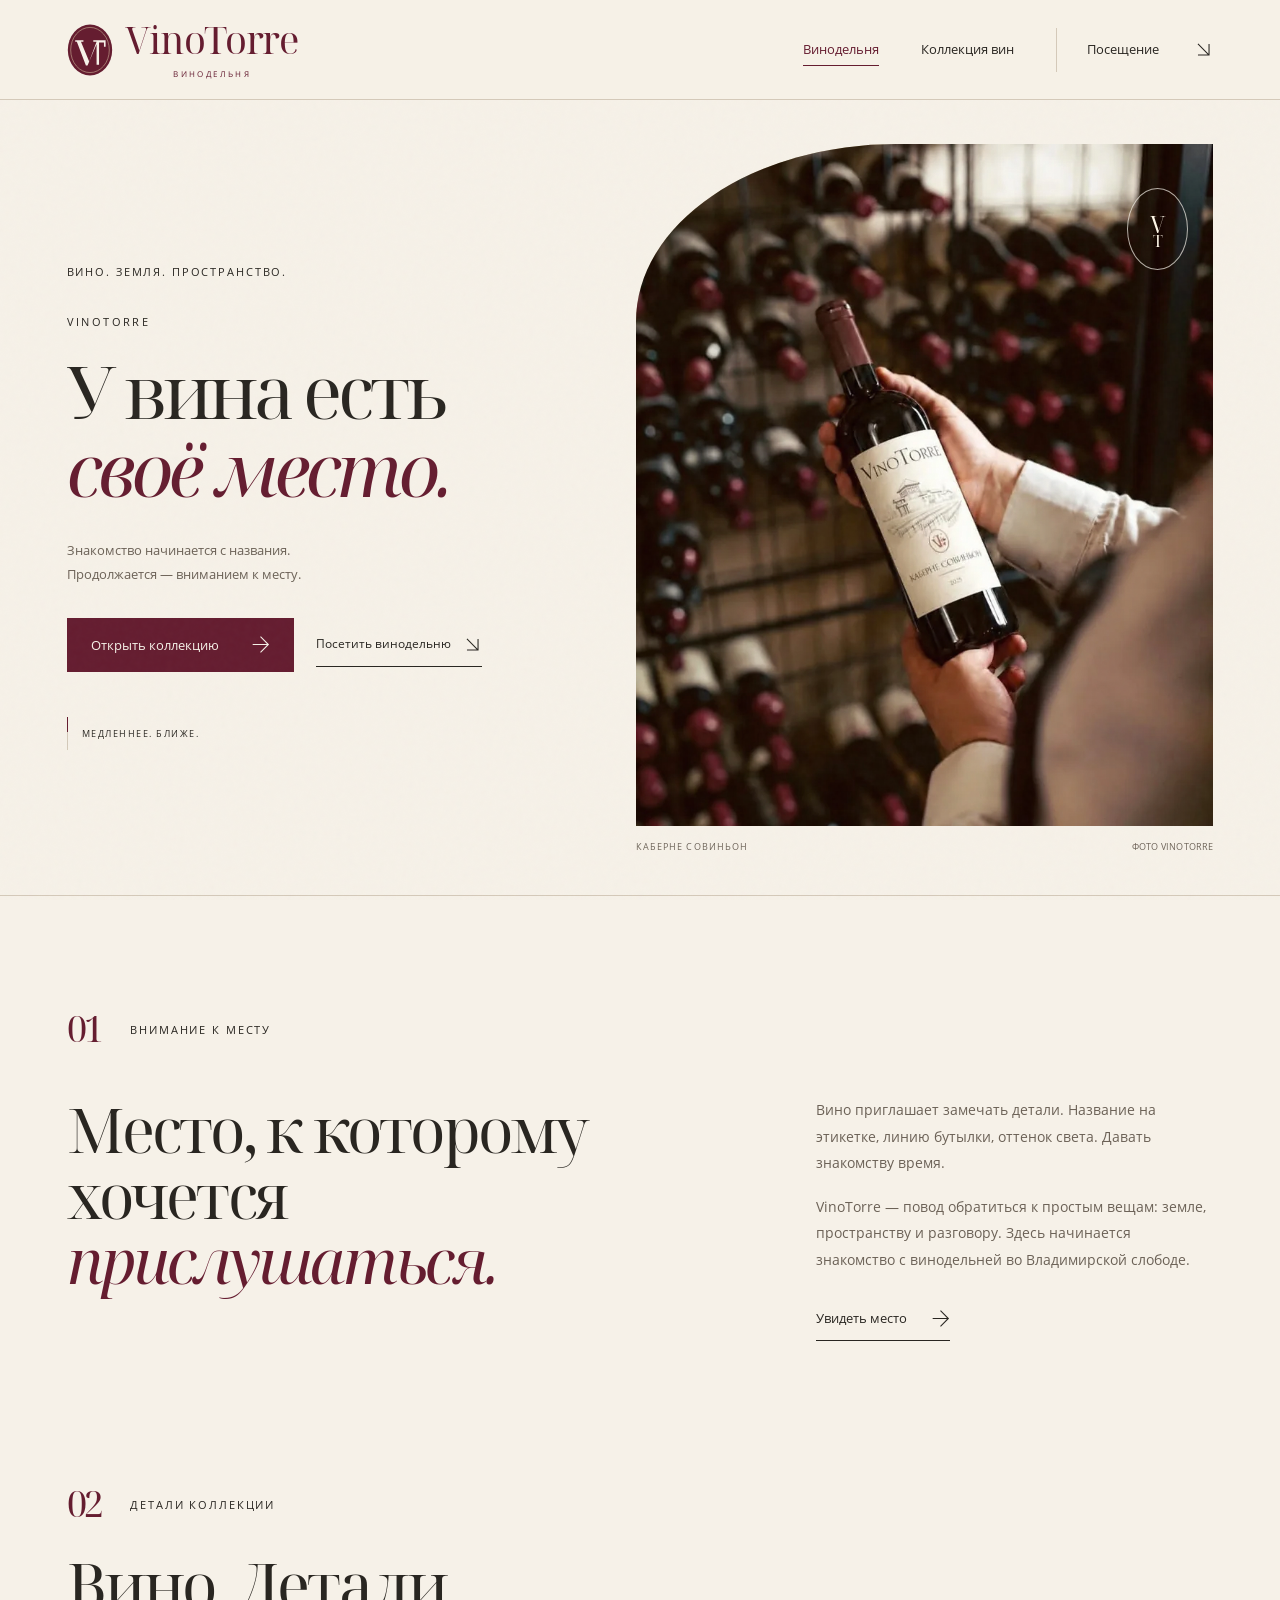
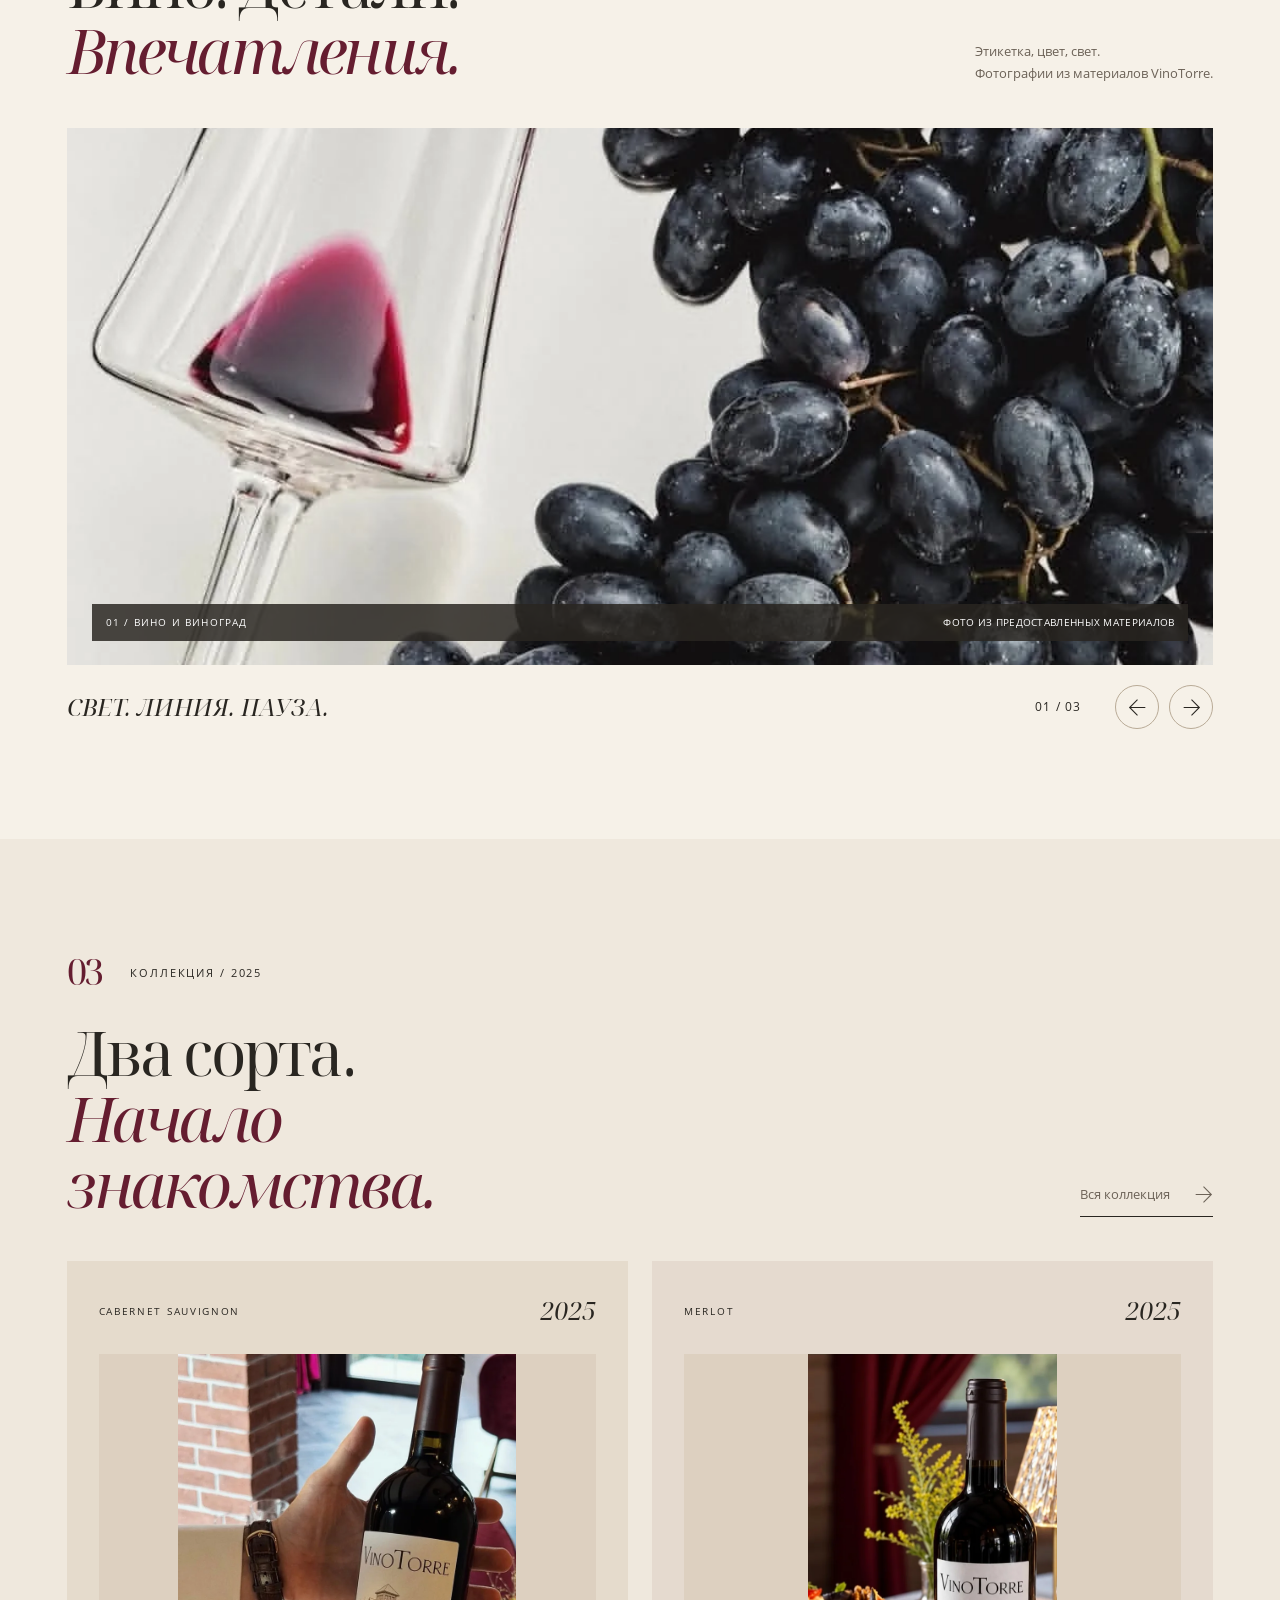
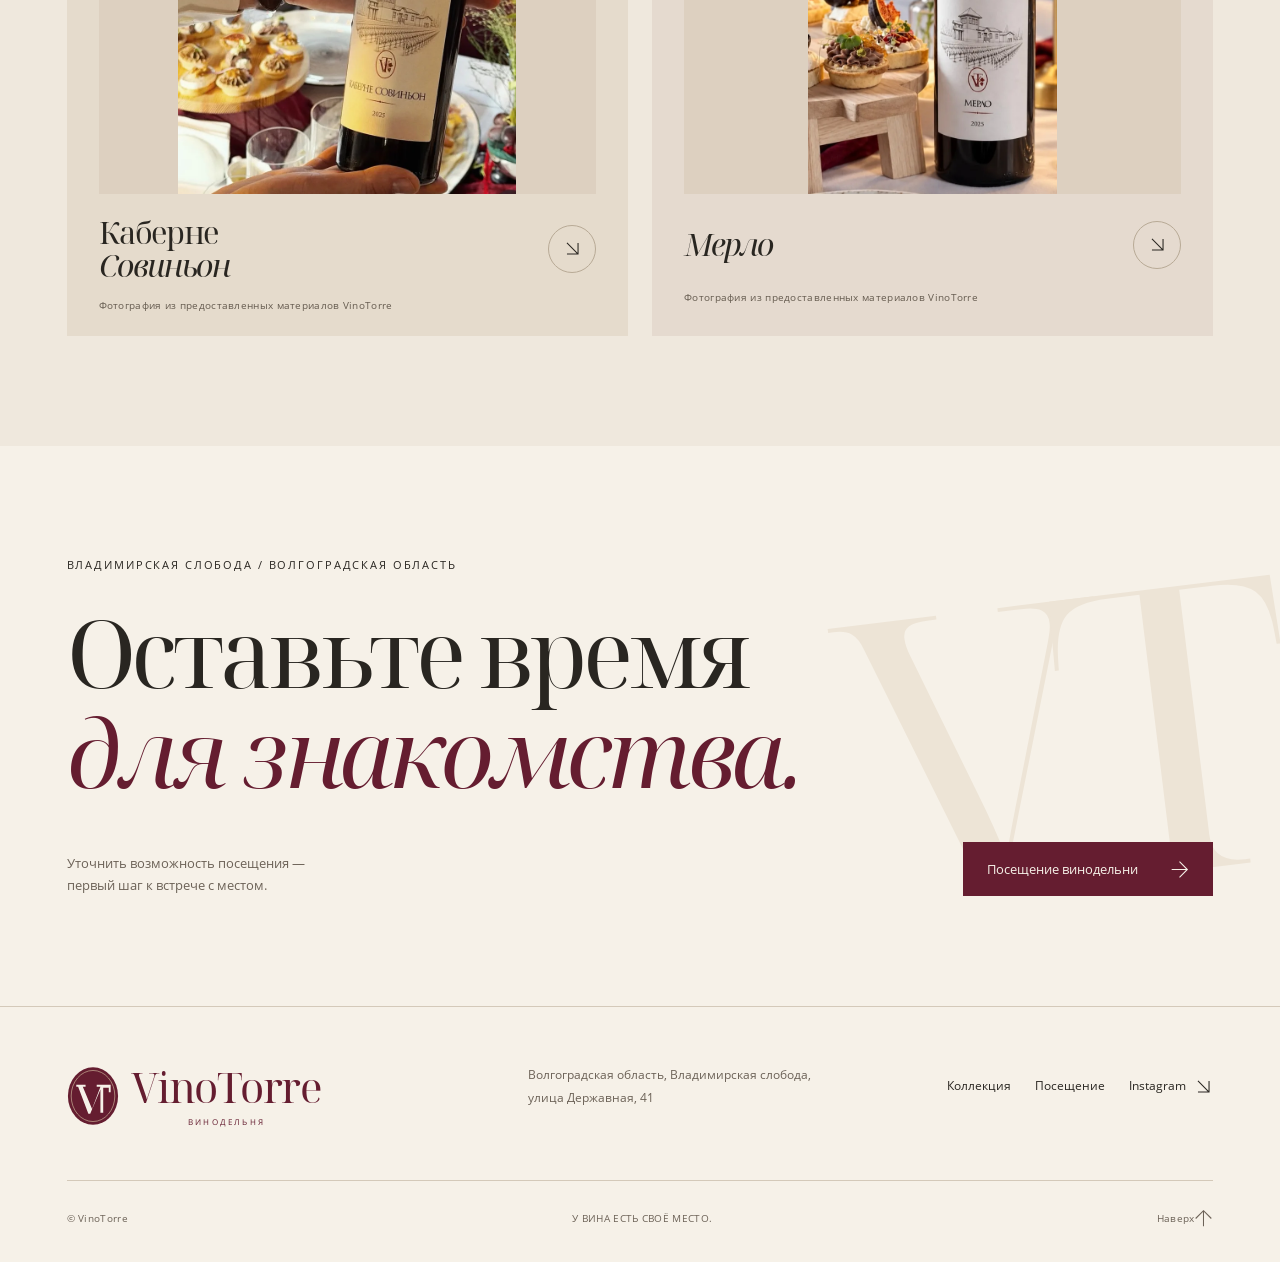
<file: index.html>
<!doctype html>
<html lang="ru">
<head>
  <meta charset="utf-8">
  <meta name="viewport" content="width=device-width, initial-scale=1">
  <meta name="theme-color" content="#F6F1E8">
  <title>VinoTorre — винодельня. У вина есть своё место</title>
  <meta name="description" content="VinoTorre — знакомство с вином и местом. Коллекция Каберне Совиньон и Мерло 2025, адрес винодельни во Владимирской слободе Волгоградской области.">
  <meta property="og:type" content="website">
  <meta property="og:locale" content="ru_RU">
  <meta property="og:site_name" content="VinoTorre">
  <meta property="og:title" content="VinoTorre — у вина есть своё место">
  <meta property="og:description" content="Вино, земля, пространство. Познакомьтесь с VinoTorre и коллекцией урожая 2025.">
  <link rel="icon" href="assets/img/favicon.svg" type="image/svg+xml">
  <link rel="preload" href="assets/fonts/serif.woff" as="font" type="font/woff" crossorigin>
  <link rel="preload" href="assets/fonts/serif-italic.woff" as="font" type="font/woff" crossorigin>
  <link rel="preload" href="assets/fonts/sans.woff" as="font" type="font/woff" crossorigin>
  <link rel="stylesheet" href="assets/css/style.css">
  <script src="assets/js/data.js" defer></script>
  <script src="assets/js/main.js" defer></script>
  <script type="application/ld+json">{"@context":"https://schema.org","@type":"Winery","name":"VinoTorre","address":{"@type":"PostalAddress","addressRegion":"Волгоградская область","addressLocality":"Владимирская слобода","streetAddress":"улица Державная, 41","addressCountry":"RU"}}</script>
</head>
<body>
  <a class="skip-link" href="#main">К содержимому</a>
  <header class="site-header">
    <a class="wordmark" href="index.html" aria-label="VinoTorre — главная"><img class="wordmark-symbol" src="assets/img/brandmark.svg" alt="" width="56" height="64" aria-hidden="true"><span class="wordmark-type"><span class="wordmark-name">VinoTorre</span><span class="wordmark-caption">ВИНОДЕЛЬНЯ</span></span></a>
    <button class="menu-toggle" type="button" data-menu-toggle aria-controls="primary-navigation" aria-expanded="false" aria-label="Открыть меню"><span></span><span></span></button>
    <nav class="primary-nav" id="primary-navigation" aria-label="Основная навигация">
      <a href="index.html" aria-current="page">Винодельня</a>
      <a href="wines.html">Коллекция вин</a>
      <a href="visit.html">Посещение <span class="icon-arrow icon-down-right" aria-hidden="true"></span></a>
    </nav>
  </header>
  <main id="main">
    <section class="hero section-shell" aria-labelledby="hero-title">
      <div class="hero-copy">
        <p class="eyebrow">ВИНО. ЗЕМЛЯ. ПРОСТРАНСТВО.</p>
        <h1 id="hero-title"><span class="hero-brand">VinoTorre</span>У вина есть<br><em>своё место.</em></h1>
        <p class="hero-description">Знакомство начинается с названия.<br>Продолжается — вниманием к месту.</p>
        <div class="hero-actions">
          <a class="button button-primary" href="wines.html">Открыть коллекцию <span class="icon-arrow icon-right" aria-hidden="true"></span></a>
          <a class="text-link" href="visit.html">Посетить винодельню <span class="icon-arrow icon-down-right" aria-hidden="true"></span></a>
        </div>
        <a class="scroll-cue" href="#philosophy"><span class="scroll-line" aria-hidden="true"></span>МЕДЛЕННЕЕ. БЛИЖЕ.</a>
      </div>
      <figure class="hero-visual" data-media="hero">
        <div class="hero-image-wrap"><img src="assets/img/cabernet-cellar.webp" srcset="assets/img/cabernet-cellar-480.webp 480w, assets/img/cabernet-cellar-800.webp 800w, assets/img/cabernet-cellar.webp 1080w" sizes="(max-width: 760px) calc(100vw - 72px), 54vw" alt="Бутылка VinoTorre Каберне Совиньон в руках на фоне винных стеллажей" width="1080" height="1275" fetchpriority="high" decoding="async"></div>
        <figcaption><span>КАБЕРНЕ СОВИНЬОН</span><span>ФОТО VINOTORRE</span></figcaption>
        <span class="visual-seal" aria-hidden="true">V<span>T</span></span>
      </figure>
    </section>
    <section class="philosophy section-shell section-space reveal" id="philosophy" aria-labelledby="philosophy-title">
      <div class="section-kicker"><span class="section-number">01</span><p class="eyebrow">ВНИМАНИЕ К МЕСТУ</p></div>
      <div class="philosophy-body">
        <h2 id="philosophy-title">Место, к которому<br>хочется <em>прислушаться.</em></h2>
        <div class="prose-column"><p>Вино приглашает замечать детали. Название на этикетке, линию бутылки, оттенок света. Давать знакомству время.</p><p>VinoTorre — повод обратиться к простым вещам: земле, пространству и разговору. Здесь начинается знакомство с винодельней во Владимирской слободе.</p><a class="text-link" href="visit.html">Увидеть место <span class="icon-arrow icon-right" aria-hidden="true"></span></a></div>
      </div>
    </section>
    <section class="place-section section-shell section-space" aria-labelledby="place-title">
      <div class="section-heading reveal"><div><div class="section-kicker"><span class="section-number">02</span><p class="eyebrow">ДЕТАЛИ КОЛЛЕКЦИИ</p></div><h2 id="place-title">Вино. Детали.<br><em>Впечатления.</em></h2></div><p class="section-aside">Этикетка, цвет, свет.<br>Фотографии из материалов VinoTorre.</p></div>
      <div class="editorial-gallery reveal" data-gallery tabindex="0" role="region" aria-roledescription="карусель" aria-label="Фотографии вин и деталей коллекции VinoTorre">
        <figure class="gallery-frame" data-gallery-slide data-media="grapes"><img src="assets/img/grapes.webp" srcset="assets/img/grapes-480.webp 480w, assets/img/grapes-800.webp 800w, assets/img/grapes.webp 1080w" sizes="(max-width: 760px) calc(100vw - 48px), 90vw" alt="Гроздья тёмного винограда и бокал с вином на предоставленной фотографии" width="1080" height="1215" loading="lazy" decoding="async"><figcaption><span>01 / ВИНО И ВИНОГРАД</span><span>ФОТО ИЗ ПРЕДОСТАВЛЕННЫХ МАТЕРИАЛОВ</span></figcaption></figure>
        <figure class="gallery-frame photo-story" data-gallery-slide data-media="collection" hidden><img src="assets/img/merlot-table.webp" srcset="assets/img/merlot-table-480.webp 480w, assets/img/merlot-table-640.webp 640w, assets/img/merlot-table.webp 755w" sizes="(max-width: 760px) calc(100vw - 48px), 42vw" alt="Бутылка VinoTorre Мерло 2025 на столе рядом с бокалом и закусками" width="755" height="1335" loading="lazy" decoding="async"><div class="photo-story-copy"><p class="eyebrow">VINOTORRE / КОЛЛЕКЦИЯ</p><p class="photo-story-title">Мерло</p><p class="photo-story-year">2025</p></div><figcaption><span>02 / МЕРЛО · 2025</span><span>ФОТО VINOTORRE</span></figcaption></figure>
        <figure class="gallery-frame photo-story" data-gallery-slide data-media="detail" hidden><img src="assets/img/cabernet-close.webp" srcset="assets/img/cabernet-close-480.webp 480w, assets/img/cabernet-close-800.webp 800w, assets/img/cabernet-close.webp 1000w" sizes="(max-width: 760px) calc(100vw - 48px), 42vw" alt="Крупный план этикетки VinoTorre Каберне Совиньон 2025 на предоставленной фотографии" width="1000" height="1303" loading="lazy" decoding="async"><div class="photo-story-copy"><p class="eyebrow">VINOTORRE / КОЛЛЕКЦИЯ</p><p class="photo-story-title">Каберне<br><em>Совиньон</em></p><p class="photo-story-year">2025</p></div><figcaption><span>03 / ЭТИКЕТКА КРУПНЫМ ПЛАНОМ</span><span>ФОТО VINOTORRE</span></figcaption></figure>
        <div class="gallery-toolbar"><p class="gallery-note">СВЕТ. ЛИНИЯ. ПАУЗА.</p><div class="gallery-controls"><span data-gallery-status aria-live="polite">01 / 03</span><button class="circle-button" type="button" data-gallery-prev aria-label="Предыдущее изображение" hidden><span class="icon-arrow icon-left" aria-hidden="true"></span></button><button class="circle-button" type="button" data-gallery-next aria-label="Следующее изображение" hidden><span class="icon-arrow icon-right" aria-hidden="true"></span></button></div></div>
      </div>
      <noscript><div class="no-js-photo-grid"><figure><img src="assets/img/merlot-table.webp" srcset="assets/img/merlot-table-480.webp 480w, assets/img/merlot-table-640.webp 640w, assets/img/merlot-table.webp 755w" sizes="(max-width: 760px) calc(100vw - 48px), 600px" alt="Бутылка VinoTorre Мерло 2025 на столе рядом с бокалом и закусками" width="755" height="1335" loading="lazy" decoding="async"><figcaption>Мерло · 2025</figcaption></figure><figure><img src="assets/img/cabernet-close.webp" srcset="assets/img/cabernet-close-480.webp 480w, assets/img/cabernet-close-800.webp 800w, assets/img/cabernet-close.webp 1000w" sizes="(max-width: 760px) calc(100vw - 48px), 600px" alt="Крупный план этикетки VinoTorre Каберне Совиньон 2025 на предоставленной фотографии" width="1000" height="1303" loading="lazy" decoding="async"><figcaption>Каберне Совиньон · 2025, крупный план</figcaption></figure></div></noscript>
    </section>
    <section class="collection-preview section-space" aria-labelledby="collection-title">
      <div class="section-shell">
        <div class="section-heading reveal"><div><div class="section-kicker"><span class="section-number">03</span><p class="eyebrow">КОЛЛЕКЦИЯ / 2025</p></div><h2 id="collection-title">Два сорта.<br><em>Начало знакомства.</em></h2></div><div class="section-aside"><a class="text-link" href="wines.html">Вся коллекция <span class="icon-arrow icon-right" aria-hidden="true"></span></a></div></div>
        <div class="wine-grid">
          <a class="wine-card reveal" href="wines.html#cabernet-sauvignon" aria-label="Каберне Совиньон 2025 — подробнее">
            <div class="wine-card-top"><span class="eyebrow">CABERNET SAUVIGNON</span><span class="wine-year">2025</span></div>
            <div class="bottle-stage" data-wine-art="cabernet-sauvignon" data-photograph="true"><img src="assets/img/cabernet-close.webp" srcset="assets/img/cabernet-close-480.webp 480w, assets/img/cabernet-close-800.webp 800w, assets/img/cabernet-close.webp 1000w" sizes="(max-width: 760px) calc(100vw - 48px), 600px" alt="Крупный план этикетки VinoTorre Каберне Совиньон 2025 на предоставленной фотографии" width="1000" height="1303" loading="lazy" decoding="async"></div>
            <div class="wine-card-bottom"><h3>Каберне<br><em>Совиньон</em></h3><span class="circle-button" aria-hidden="true"><span class="icon-arrow icon-down-right"></span></span></div>
            <p class="art-caption">Фотография из предоставленных материалов VinoTorre</p>
          </a>
          <a class="wine-card wine-card-merlot reveal" href="wines.html#merlot" aria-label="Мерло 2025 — подробнее">
            <div class="wine-card-top"><span class="eyebrow">MERLOT</span><span class="wine-year">2025</span></div>
            <div class="bottle-stage" data-wine-art="merlot" data-photograph="true"><img src="assets/img/merlot-table.webp" srcset="assets/img/merlot-table-480.webp 480w, assets/img/merlot-table-640.webp 640w, assets/img/merlot-table.webp 755w" sizes="(max-width: 760px) calc(100vw - 48px), 600px" alt="Бутылка VinoTorre Мерло 2025 на столе рядом с бокалом и закусками" width="755" height="1335" loading="lazy" decoding="async"></div>
            <div class="wine-card-bottom"><h3><em>Мерло</em></h3><span class="circle-button" aria-hidden="true"><span class="icon-arrow icon-down-right"></span></span></div>
            <p class="art-caption">Фотография из предоставленных материалов VinoTorre</p>
          </a>
        </div>
      </div>
    </section>
    <section class="visit-invitation section-shell section-space reveal" aria-labelledby="invitation-title"><p class="eyebrow">ВЛАДИМИРСКАЯ СЛОБОДА / ВОЛГОГРАДСКАЯ ОБЛАСТЬ</p><h2 id="invitation-title">Оставьте время<br><em>для знакомства.</em></h2><div class="invitation-bottom"><p>Уточнить возможность посещения —<br>первый шаг к встрече с местом.</p><a class="button button-primary" href="visit.html">Посещение винодельни <span class="icon-arrow icon-right" aria-hidden="true"></span></a></div><span class="invitation-monogram" aria-hidden="true">VT</span></section>
  </main>
  <footer class="site-footer section-shell"><div class="footer-top"><a class="wordmark" href="index.html" aria-label="VinoTorre — главная"><img class="wordmark-symbol" src="assets/img/brandmark.svg" alt="" width="56" height="64" aria-hidden="true"><span class="wordmark-type"><span class="wordmark-name">VinoTorre</span><span class="wordmark-caption">ВИНОДЕЛЬНЯ</span></span></a><p data-address>Волгоградская область,<br>Владимирская слобода,<br>улица Державная, 41</p><nav aria-label="Навигация в подвале"><a href="wines.html">Коллекция</a><a href="visit.html">Посещение</a><a href="https://www.instagram.com/vino_torre/" data-instagram target="_blank" rel="noopener noreferrer">Instagram <span class="icon-arrow icon-down-right" aria-hidden="true"></span></a></nav></div><div class="footer-bottom"><span class="copyright">© VinoTorre</span><span>У ВИНА ЕСТЬ СВОЁ МЕСТО.</span><a href="#main">Наверх <span class="icon-arrow icon-up" aria-hidden="true"></span></a></div><div class="legal-text" data-legal hidden></div></footer>
</body>
</html>
</file>
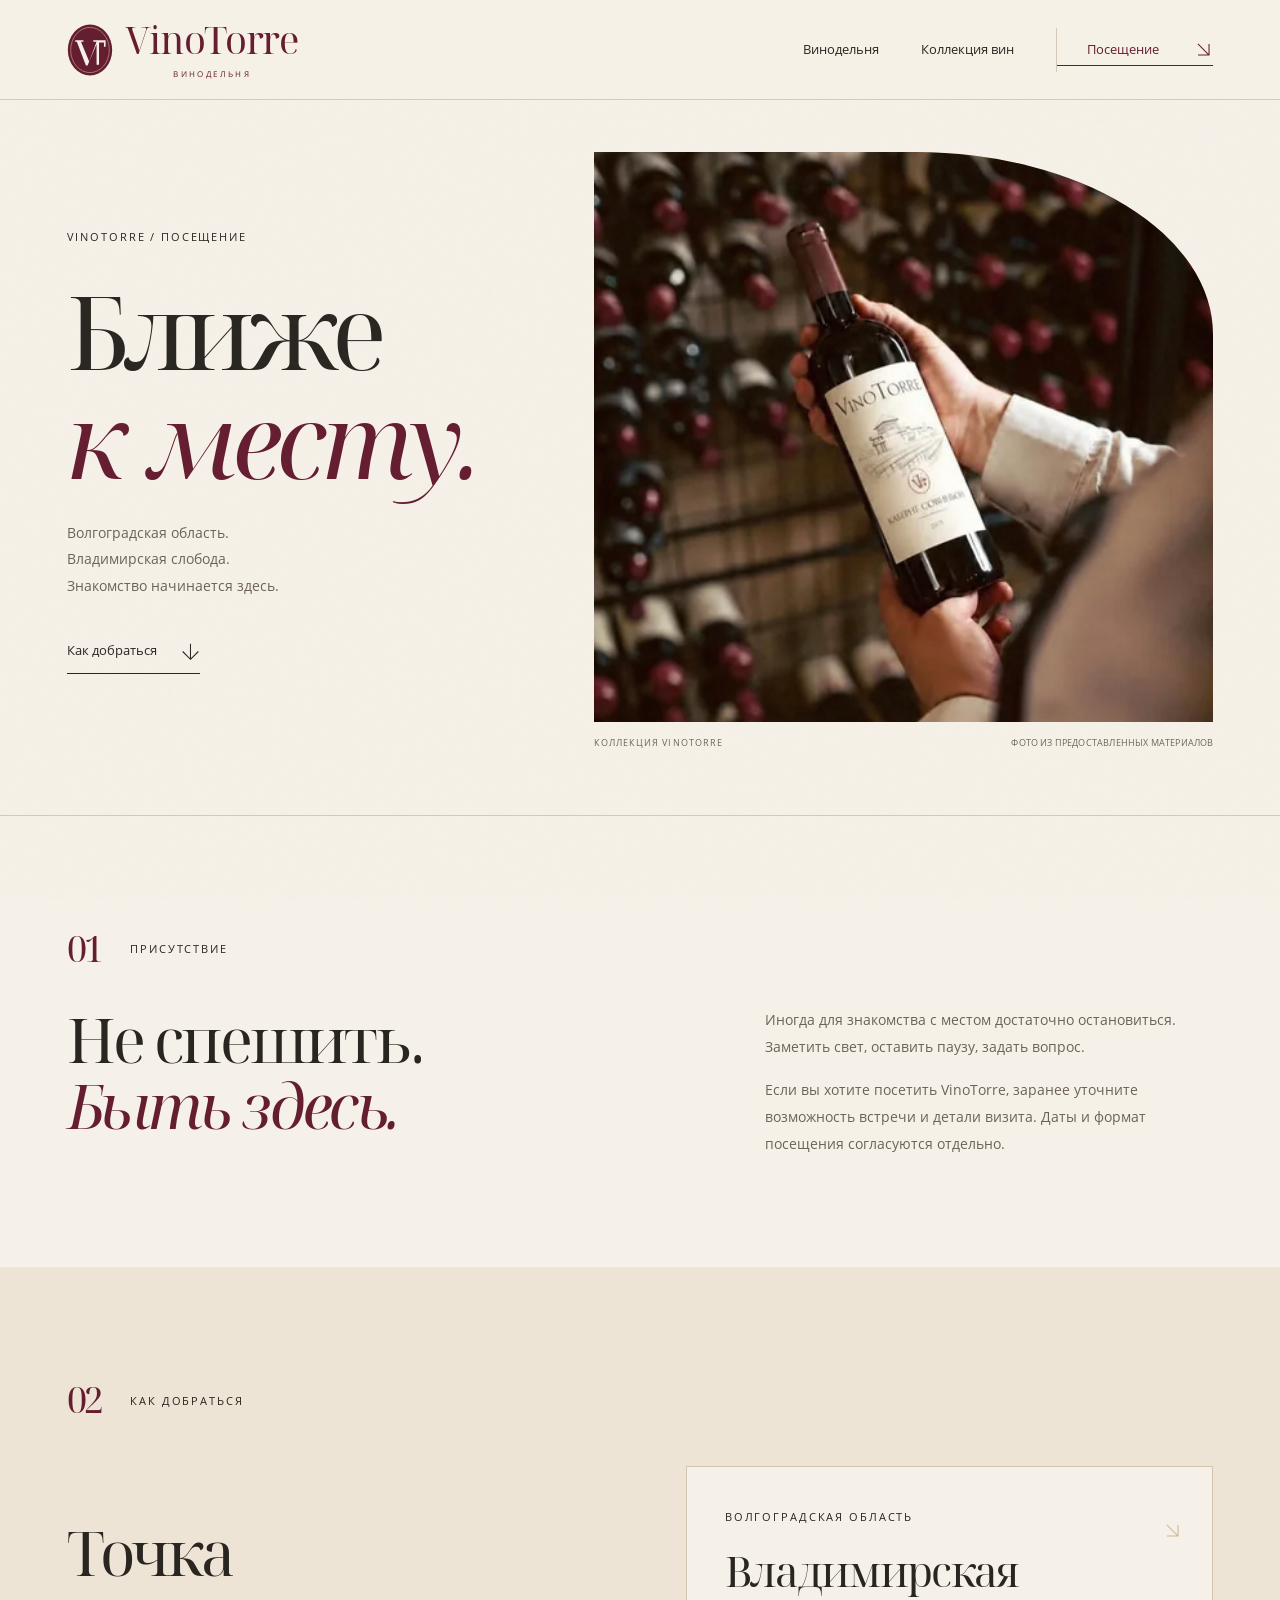
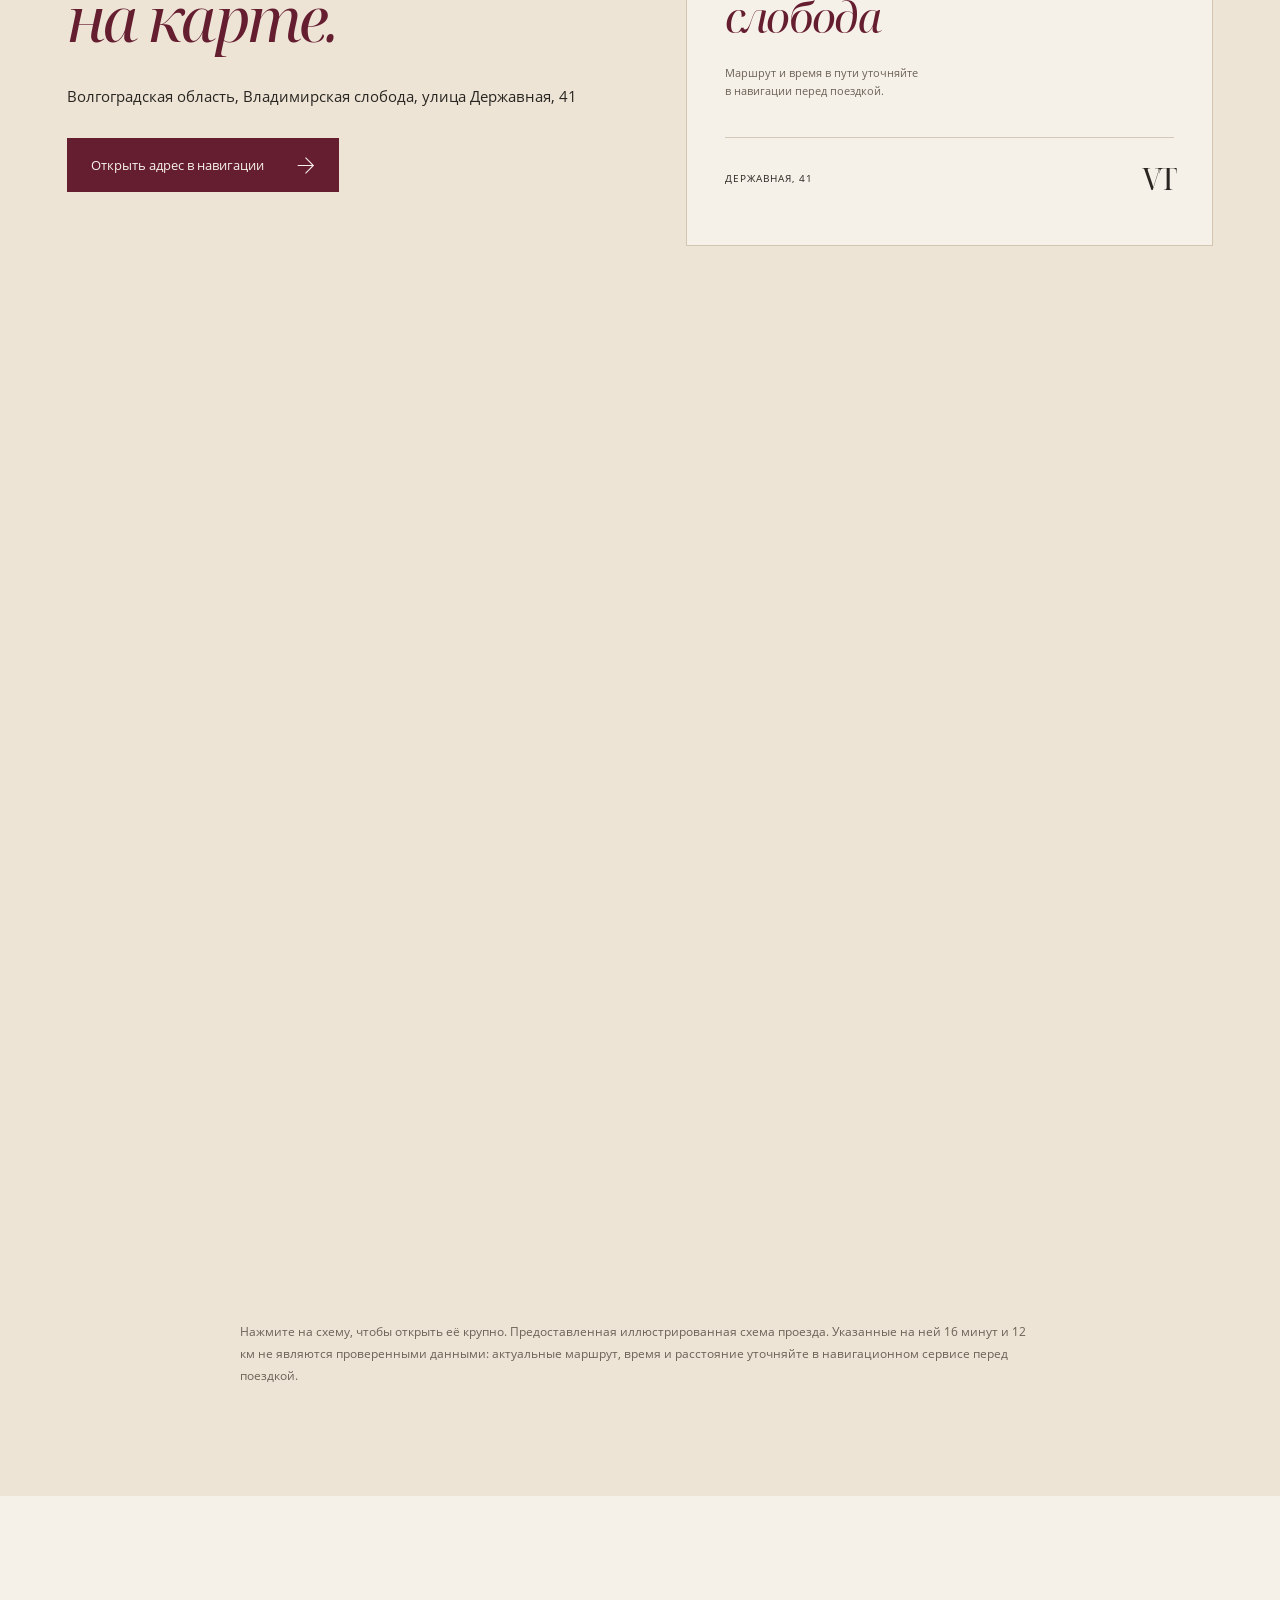
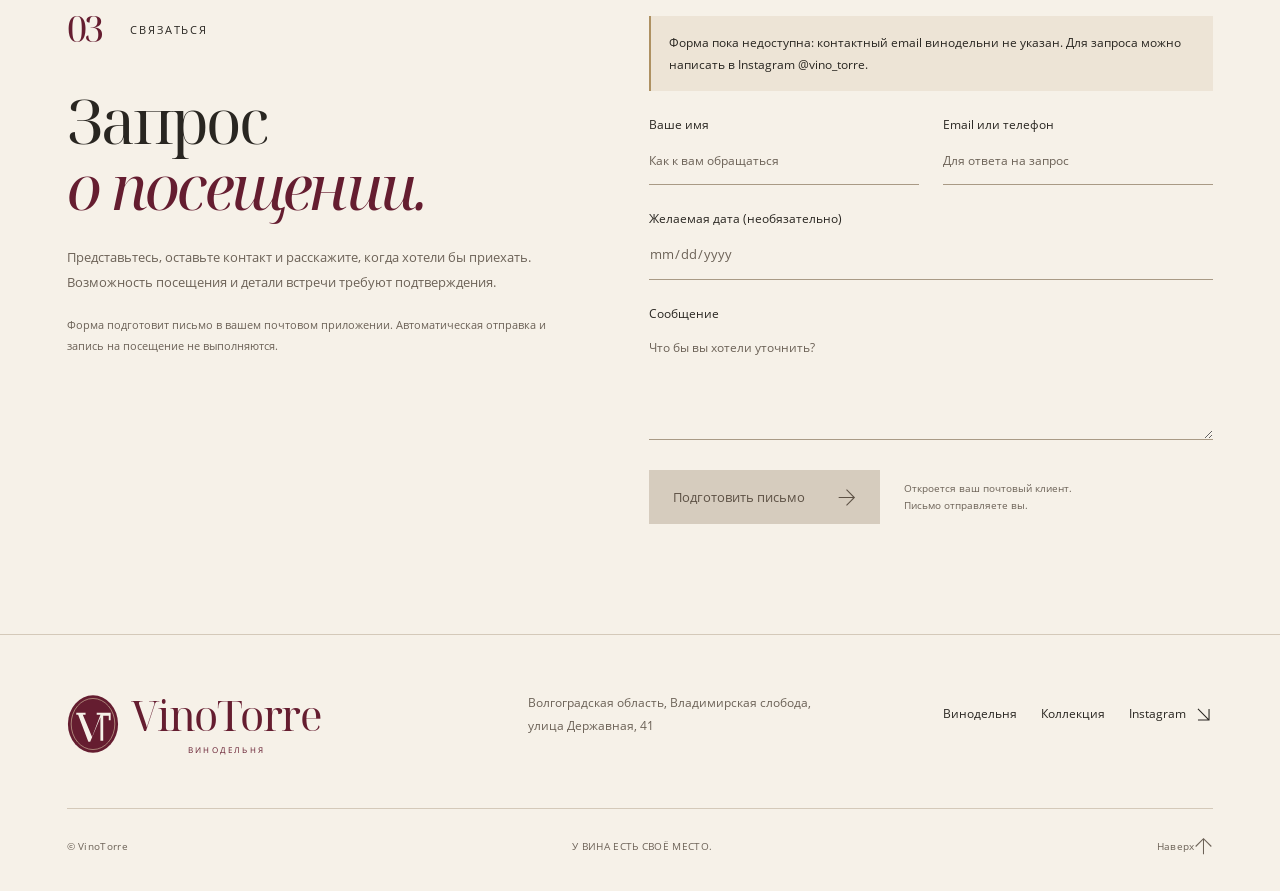
<file: visit.html>
<!doctype html>
<html lang="ru">
<head>
  <meta charset="utf-8">
  <meta name="viewport" content="width=device-width, initial-scale=1">
  <meta name="theme-color" content="#F6F1E8">
  <title>Посещение VinoTorre — адрес и запрос о посещении</title>
  <meta name="description" content="VinoTorre: Волгоградская область, Владимирская слобода, улица Державная, 41. Адрес в навигации и информация о запросе на посещение винодельни.">
  <meta property="og:type" content="website">
  <meta property="og:locale" content="ru_RU">
  <meta property="og:site_name" content="VinoTorre">
  <meta property="og:title" content="Посещение VinoTorre — ближе к месту">
  <meta property="og:description" content="Владимирская слобода, улица Державная, 41. Начните знакомство с адреса и запроса о посещении.">
  <link rel="icon" href="assets/img/favicon.svg" type="image/svg+xml">
  <link rel="preload" href="assets/fonts/serif.woff" as="font" type="font/woff" crossorigin>
  <link rel="preload" href="assets/fonts/serif-italic.woff" as="font" type="font/woff" crossorigin>
  <link rel="preload" href="assets/fonts/sans.woff" as="font" type="font/woff" crossorigin>
  <link rel="stylesheet" href="assets/css/style.css">
  <script src="assets/js/data.js" defer></script>
  <script src="assets/js/main.js" defer></script>
</head>
<body>
  <a class="skip-link" href="#main">К содержимому</a>
  <header class="site-header"><a class="wordmark" href="index.html" aria-label="VinoTorre — главная"><img class="wordmark-symbol" src="assets/img/brandmark.svg" alt="" width="56" height="64" aria-hidden="true"><span class="wordmark-type"><span class="wordmark-name">VinoTorre</span><span class="wordmark-caption">ВИНОДЕЛЬНЯ</span></span></a><button class="menu-toggle" type="button" data-menu-toggle aria-controls="primary-navigation" aria-expanded="false" aria-label="Открыть меню"><span></span><span></span></button><nav class="primary-nav" id="primary-navigation" aria-label="Основная навигация"><a href="index.html">Винодельня</a><a href="wines.html">Коллекция вин</a><a href="visit.html" aria-current="page">Посещение <span class="icon-arrow icon-down-right" aria-hidden="true"></span></a></nav></header>
  <main id="main">
    <section class="visit-hero section-shell" aria-labelledby="visit-title"><div class="visit-hero-copy"><p class="eyebrow">VINOTORRE / ПОСЕЩЕНИЕ</p><h1 id="visit-title">Ближе<br><em>к месту.</em></h1><p>Волгоградская область.<br>Владимирская слобода.<br>Знакомство начинается здесь.</p><a class="text-link" href="#directions">Как добраться <span class="icon-arrow icon-down" aria-hidden="true"></span></a></div><figure class="visit-hero-art" data-media="visit"><img src="assets/img/cabernet-cellar.webp" srcset="assets/img/cabernet-cellar-480.webp 480w, assets/img/cabernet-cellar-800.webp 800w, assets/img/cabernet-cellar.webp 1080w" sizes="(max-width: 760px) calc(100vw - 70px), 60vw" alt="Бутылка VinoTorre Каберне Совиньон в руках на фоне винных стеллажей" width="1080" height="1275" fetchpriority="high" decoding="async"><figcaption><span>КОЛЛЕКЦИЯ VINOTORRE</span><span>ФОТО ИЗ ПРЕДОСТАВЛЕННЫХ МАТЕРИАЛОВ</span></figcaption></figure></section>
    <section class="visit-atmosphere section-shell section-space reveal" aria-labelledby="atmosphere-title"><div class="section-kicker"><span class="section-number">01</span><p class="eyebrow">ПРИСУТСТВИЕ</p></div><h2 id="atmosphere-title">Не спешить.<br><em>Быть здесь.</em></h2><div class="prose-column"><p>Иногда для знакомства с местом достаточно остановиться. Заметить свет, оставить паузу, задать вопрос.</p><p>Если вы хотите посетить VinoTorre, заранее уточните возможность встречи и детали визита. Даты и формат посещения согласуются отдельно.</p></div></section>
    <section class="directions-section section-space" id="directions" aria-labelledby="directions-title"><div class="section-shell"><div class="section-kicker"><span class="section-number">02</span><p class="eyebrow">КАК ДОБРАТЬСЯ</p></div><div class="directions-grid reveal"><div><h2 id="directions-title">Точка<br><em>на карте.</em></h2><address data-address>Волгоградская область,<br>Владимирская слобода,<br>улица Державная, 41</address><a class="button button-primary" href="https://yandex.ru/maps/?text=%D0%92%D0%BE%D0%BB%D0%B3%D0%BE%D0%B3%D1%80%D0%B0%D0%B4%D1%81%D0%BA%D0%B0%D1%8F%20%D0%BE%D0%B1%D0%BB%D0%B0%D1%81%D1%82%D1%8C%2C%20%D0%92%D0%BB%D0%B0%D0%B4%D0%B8%D0%BC%D0%B8%D1%80%D1%81%D0%BA%D0%B0%D1%8F%20%D1%81%D0%BB%D0%BE%D0%B1%D0%BE%D0%B4%D0%B0%2C%20%D1%83%D0%BB%D0%B8%D1%86%D0%B0%20%D0%94%D0%B5%D1%80%D0%B6%D0%B0%D0%B2%D0%BD%D0%B0%D1%8F%2C%2041" data-navigation-link target="_blank" rel="noopener noreferrer">Открыть адрес в навигации <span class="icon-arrow icon-right" aria-hidden="true"></span></a></div><div class="address-card"><span class="address-symbol" aria-hidden="true"><span class="icon-arrow icon-down-right"></span></span><p class="eyebrow">ВОЛГОГРАДСКАЯ ОБЛАСТЬ</p><p class="address-display">Владимирская<br><em>слобода</em></p><p>Маршрут и время в пути уточняйте<br>в навигации перед поездкой.</p><span class="address-bottom">ДЕРЖАВНАЯ, 41<span aria-hidden="true">VT</span></span></div></div><figure class="route-figure" data-route data-media="route"><a class="route-zoom" href="assets/img/route.jpg" target="_blank" rel="noopener noreferrer" aria-label="Открыть схему проезда в полном размере в новой вкладке"><img src="assets/img/route.webp" srcset="assets/img/route-480.webp 480w, assets/img/route-800.webp 800w, assets/img/route.webp 1080w" sizes="(max-width: 760px) calc(100vw - 48px), 800px" alt="Предоставленная схема проезда к VinoTorre, улица Державная, 41" width="1080" height="1355" loading="lazy" decoding="async"></a><figcaption>Нажмите на схему, чтобы открыть её крупно. Предоставленная иллюстрированная схема проезда. Указанные на ней 16 минут и 12 км не являются проверенными данными: актуальные маршрут, время и расстояние уточняйте в навигационном сервисе перед поездкой.</figcaption></figure></div></section>
    <section class="request-section section-shell section-space" id="request" aria-labelledby="request-title"><div class="request-copy reveal"><div class="section-kicker"><span class="section-number">03</span><p class="eyebrow">СВЯЗАТЬСЯ</p></div><h2 id="request-title">Запрос<br><em>о посещении.</em></h2><p>Представьтесь, оставьте контакт и расскажите, когда хотели бы приехать. Возможность посещения и детали встречи требуют подтверждения.</p><p class="request-small">Форма подготовит письмо в вашем почтовом приложении. Автоматическая отправка и запись на посещение не выполняются.</p></div><form class="visit-form reveal" id="visit-form" aria-describedby="form-status"><p class="form-status" id="form-status" role="status">Форма пока недоступна: email винодельни не настроен. Добавьте подтвержденный адрес в конфигурацию сайта.</p><fieldset id="visit-fields" disabled><legend class="sr-only">Данные запроса о посещении</legend><div class="form-row"><label for="visit-name">Ваше имя<input id="visit-name" name="name" autocomplete="name" maxlength="100" required placeholder="Как к вам обращаться"></label><label for="visit-contact">Email или телефон<input id="visit-contact" name="contact" autocomplete="email" maxlength="160" required placeholder="Для ответа на запрос"></label></div><label for="visit-date">Желаемая дата <span>(необязательно)</span><input id="visit-date" name="date" type="date"></label><label for="visit-message">Сообщение<textarea id="visit-message" name="message" rows="4" maxlength="2000" placeholder="Что бы вы хотели уточнить?"></textarea></label><div class="form-submit-row"><button class="button button-primary" id="visit-submit" type="submit" disabled>Подготовить письмо <span class="icon-arrow icon-right" aria-hidden="true"></span></button><p>Откроется ваш почтовый клиент.<br>Письмо отправляете вы.</p></div></fieldset><noscript><p class="request-small">Для подготовки письма требуется JavaScript и настроенный email. Адрес и навигация доступны выше.</p></noscript></form></section>
  </main>
  <footer class="site-footer section-shell"><div class="footer-top"><a class="wordmark" href="index.html" aria-label="VinoTorre — главная"><img class="wordmark-symbol" src="assets/img/brandmark.svg" alt="" width="56" height="64" aria-hidden="true"><span class="wordmark-type"><span class="wordmark-name">VinoTorre</span><span class="wordmark-caption">ВИНОДЕЛЬНЯ</span></span></a><p data-address>Волгоградская область,<br>Владимирская слобода,<br>улица Державная, 41</p><nav aria-label="Навигация в подвале"><a href="index.html">Винодельня</a><a href="wines.html">Коллекция</a><a href="https://www.instagram.com/vino_torre/" data-instagram target="_blank" rel="noopener noreferrer">Instagram <span class="icon-arrow icon-down-right" aria-hidden="true"></span></a></nav></div><div class="footer-bottom"><span class="copyright">© VinoTorre</span><span>У ВИНА ЕСТЬ СВОЁ МЕСТО.</span><a href="#main">Наверх <span class="icon-arrow icon-up" aria-hidden="true"></span></a></div><div class="legal-text" data-legal hidden></div></footer>
</body>
</html>
</file>
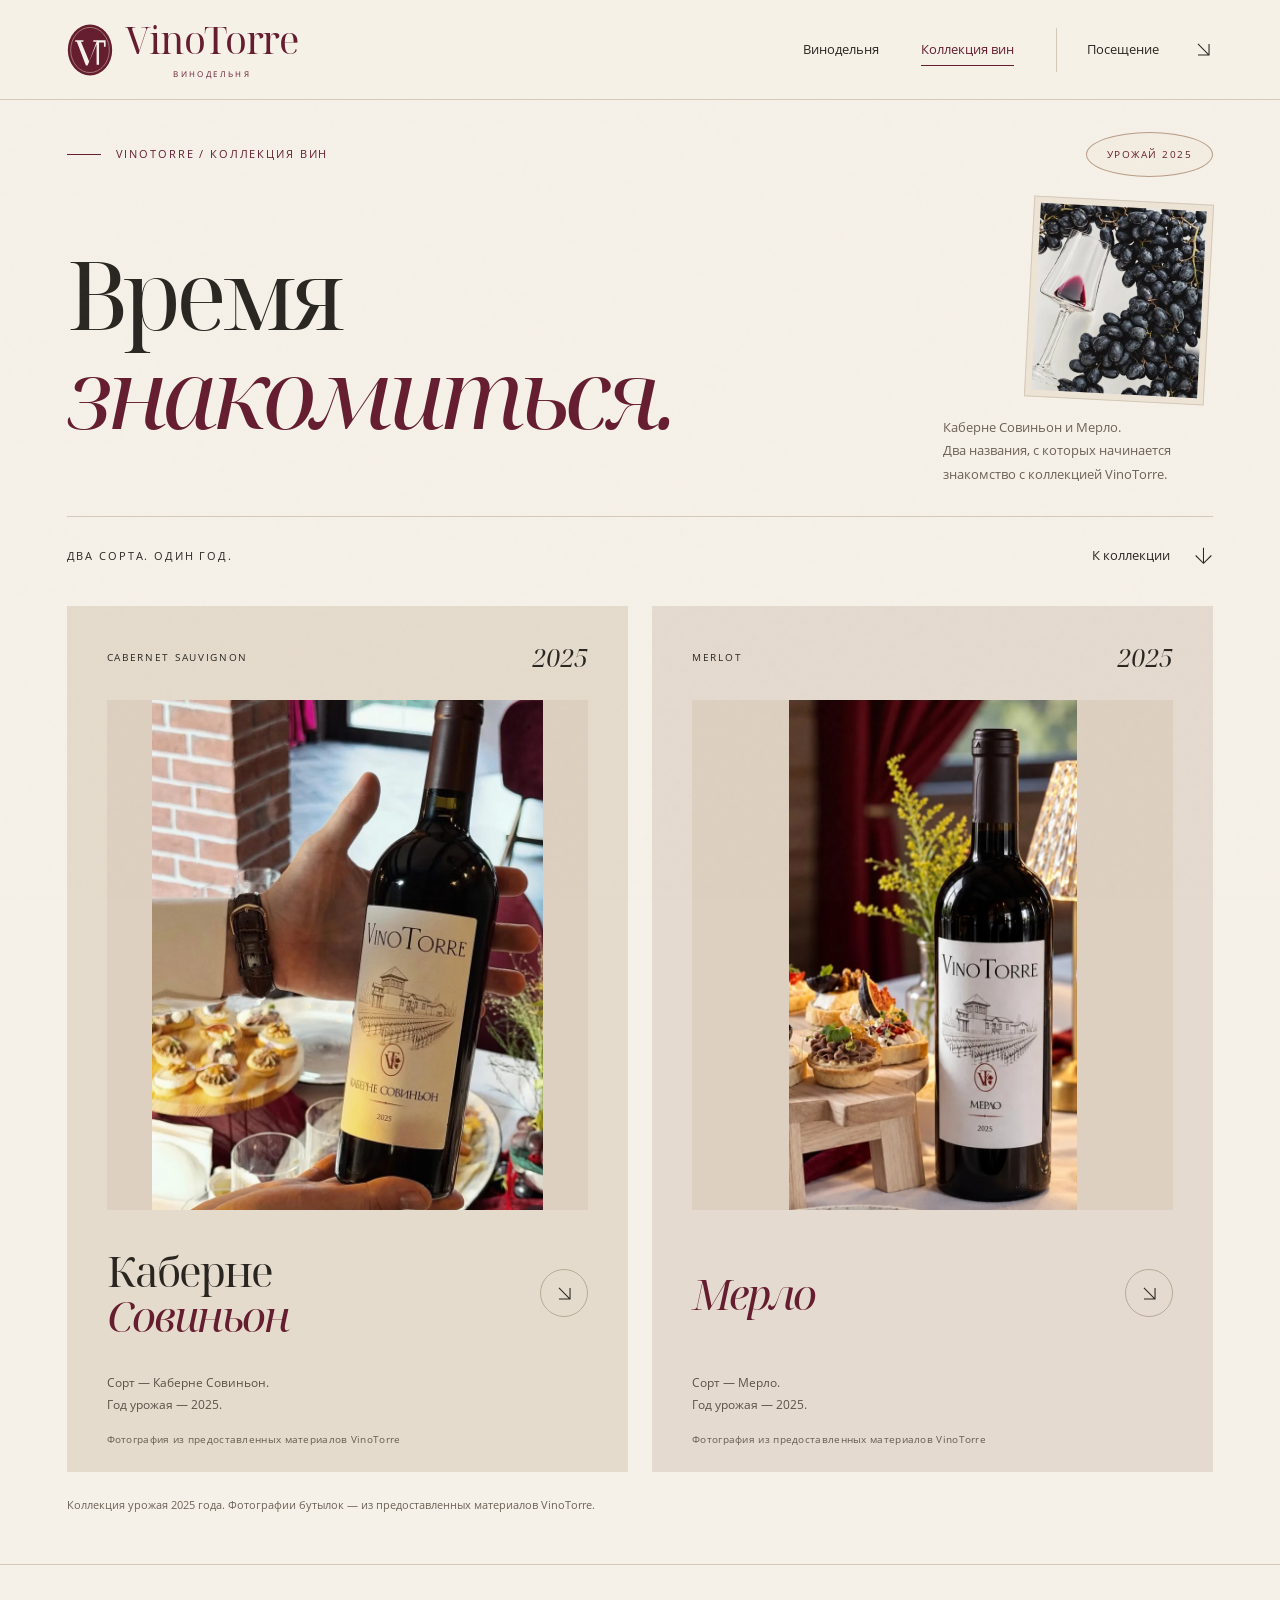
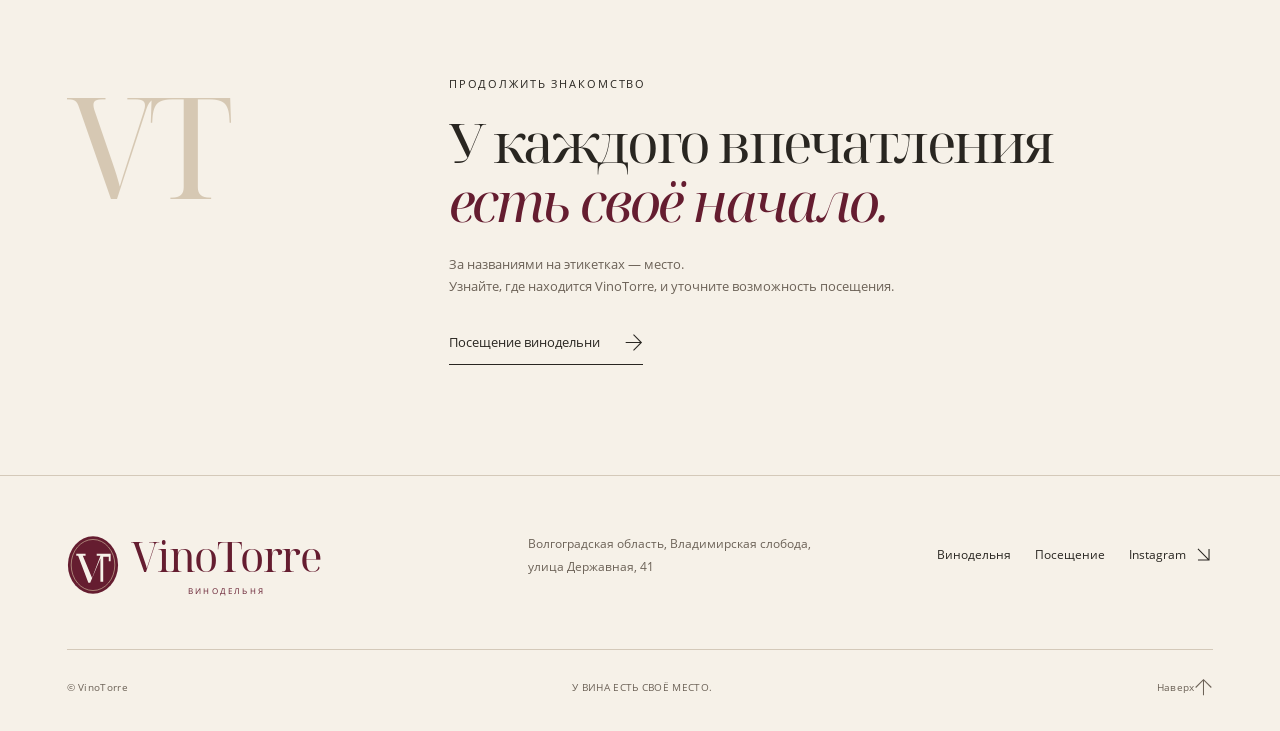
<file: wines.html>
<!doctype html>
<html lang="ru">
<head>
  <meta charset="utf-8">
  <meta name="viewport" content="width=device-width, initial-scale=1">
  <meta name="theme-color" content="#F6F1E8">
  <title>Коллекция вин VinoTorre — Каберне Совиньон и Мерло 2025</title>
  <meta name="description" content="Коллекция VinoTorre урожая 2025: Каберне Совиньон и Мерло. Знакомство с винами винодельни из Волгоградской области.">
  <meta property="og:type" content="website">
  <meta property="og:locale" content="ru_RU">
  <meta property="og:site_name" content="VinoTorre">
  <meta property="og:title" content="Коллекция VinoTorre — время знакомиться">
  <meta property="og:description" content="Каберне Совиньон и Мерло. Два сорта, урожай 2025.">
  <link rel="icon" href="assets/img/favicon.svg" type="image/svg+xml">
  <link rel="preload" href="assets/fonts/serif.woff" as="font" type="font/woff" crossorigin>
  <link rel="preload" href="assets/fonts/serif-italic.woff" as="font" type="font/woff" crossorigin>
  <link rel="preload" href="assets/fonts/sans.woff" as="font" type="font/woff" crossorigin>
  <link rel="stylesheet" href="assets/css/style.css">
  <script src="assets/js/data.js" defer></script>
  <script src="assets/js/main.js" defer></script>
</head>
<body>
  <a class="skip-link" href="#main">К содержимому</a>
  <header class="site-header"><a class="wordmark" href="index.html" aria-label="VinoTorre — главная"><img class="wordmark-symbol" src="assets/img/brandmark.svg" alt="" width="56" height="64" aria-hidden="true"><span class="wordmark-type"><span class="wordmark-name">VinoTorre</span><span class="wordmark-caption">ВИНОДЕЛЬНЯ</span></span></a><button class="menu-toggle" type="button" data-menu-toggle aria-controls="primary-navigation" aria-expanded="false" aria-label="Открыть меню"><span></span><span></span></button><nav class="primary-nav" id="primary-navigation" aria-label="Основная навигация"><a href="index.html">Винодельня</a><a href="wines.html" aria-current="page">Коллекция вин</a><a href="visit.html">Посещение <span class="icon-arrow icon-down-right" aria-hidden="true"></span></a></nav></header>
  <main id="main">
    <section class="page-intro collection-intro section-shell" aria-labelledby="collection-title"><div class="intro-topline"><p class="eyebrow">VINOTORRE / КОЛЛЕКЦИЯ ВИН</p><span class="edition">УРОЖАЙ 2025</span></div><div class="intro-title-line"><h1 id="collection-title">Время<br><em>знакомиться.</em></h1><div class="intro-story"><figure class="intro-still" data-media="grapes"><img src="assets/img/grapes-480.webp" srcset="assets/img/grapes-480.webp 480w, assets/img/grapes-800.webp 800w" sizes="(max-width: 760px) 80px, 180px" alt="Виноград и бокал вина — фотография из материалов VinoTorre" width="1080" height="1215" decoding="async"></figure><p>Каберне Совиньон и Мерло.<br>Два названия, с которых начинается знакомство с коллекцией VinoTorre.</p></div></div><div class="intro-baseline"><span class="eyebrow">ДВА СОРТА. ОДИН ГОД.</span><a class="text-link" href="#collection">К коллекции <span class="icon-arrow icon-down" aria-hidden="true"></span></a></div></section>
    <section class="collection-full section-shell" id="collection" aria-label="Вина урожая 2025">
      <div class="wine-grid">
        <article class="wine-card reveal" id="cabernet-sauvignon">
          <div class="wine-card-top"><span class="eyebrow">CABERNET SAUVIGNON</span><span class="wine-year">2025</span></div>
          <div class="bottle-stage" data-wine-art="cabernet-sauvignon" data-photograph="true"><img src="assets/img/cabernet-close.webp" srcset="assets/img/cabernet-close-480.webp 480w, assets/img/cabernet-close-800.webp 800w, assets/img/cabernet-close.webp 1000w" sizes="(max-width: 760px) calc(100vw - 48px), 600px" alt="Крупный план этикетки VinoTorre Каберне Совиньон 2025 на предоставленной фотографии" width="1000" height="1303" fetchpriority="high" decoding="async"></div>
          <div class="wine-card-bottom"><h2>Каберне<br><em>Совиньон</em></h2><button class="circle-button wine-open-button" type="button" data-wine="cabernet-sauvignon" aria-label="Подробнее о Каберне Совиньон 2025" aria-haspopup="dialog" hidden><span class="icon-arrow icon-down-right" aria-hidden="true"></span></button></div>
          <p class="wine-card-description">Сорт — Каберне Совиньон.<br>Год урожая — 2025.</p><p class="art-caption">Фотография из предоставленных материалов VinoTorre</p>
        </article>
        <article class="wine-card wine-card-merlot reveal" id="merlot">
          <div class="wine-card-top"><span class="eyebrow">MERLOT</span><span class="wine-year">2025</span></div>
          <div class="bottle-stage" data-wine-art="merlot" data-photograph="true"><img src="assets/img/merlot-table.webp" srcset="assets/img/merlot-table-480.webp 480w, assets/img/merlot-table-640.webp 640w, assets/img/merlot-table.webp 755w" sizes="(max-width: 760px) calc(100vw - 48px), 600px" alt="Бутылка VinoTorre Мерло 2025 на столе рядом с бокалом и закусками" width="755" height="1335" fetchpriority="high" decoding="async"></div>
          <div class="wine-card-bottom"><h2><em>Мерло</em></h2><button class="circle-button wine-open-button" type="button" data-wine="merlot" aria-label="Подробнее о Мерло 2025" aria-haspopup="dialog" hidden><span class="icon-arrow icon-down-right" aria-hidden="true"></span></button></div>
          <p class="wine-card-description">Сорт — Мерло.<br>Год урожая — 2025.</p><p class="art-caption">Фотография из предоставленных материалов VinoTorre</p>
        </article>
      </div>
      <p class="collection-footnote">Коллекция урожая 2025 года. Фотографии бутылок — из предоставленных материалов VinoTorre.</p>
    </section>
    <section class="collection-note section-shell section-space reveal" aria-labelledby="note-title"><span class="section-number" aria-hidden="true">VT</span><div><p class="eyebrow">ПРОДОЛЖИТЬ ЗНАКОМСТВО</p><h2 id="note-title">У каждого впечатления<br><em>есть своё начало.</em></h2><p>За названиями на этикетках — место.<br>Узнайте, где находится VinoTorre, и уточните возможность посещения.</p><a class="text-link" href="visit.html">Посещение винодельни <span class="icon-arrow icon-right" aria-hidden="true"></span></a></div></section>
  </main>
  <dialog class="wine-dialog" id="wine-dialog" aria-labelledby="dialog-title" aria-describedby="dialog-caption">
    <button class="modal-close circle-button" type="button" data-modal-close aria-label="Закрыть окно"><span aria-hidden="true">×</span></button>
    <div class="modal-art" data-wine-swipe><img src="assets/img/cabernet-close.webp" srcset="assets/img/cabernet-close-480.webp 480w, assets/img/cabernet-close-800.webp 800w, assets/img/cabernet-close.webp 1000w" sizes="(max-width: 760px) calc(100vw - 74px), 440px" alt="Крупный план этикетки VinoTorre Каберне Совиньон 2025" width="1000" height="1303" loading="lazy" decoding="async" id="dialog-image"><div class="modal-gallery-controls"><button class="circle-button" type="button" data-wine-prev aria-label="Предыдущее изображение"><span class="icon-arrow icon-left" aria-hidden="true"></span></button><span id="dialog-counter" aria-live="polite">01 / 01</span><button class="circle-button" type="button" data-wine-next aria-label="Следующее изображение"><span class="icon-arrow icon-right" aria-hidden="true"></span></button></div></div>
    <div class="modal-copy"><p class="eyebrow">VINOTORRE / КОЛЛЕКЦИЯ</p><h2 id="dialog-title">Каберне Совиньон</h2><dl class="wine-facts"><div><dt>Сорт</dt><dd id="dialog-grape">Каберне Совиньон</dd></div><div><dt>Год урожая</dt><dd id="dialog-year">2025</dd></div></dl><dl class="wine-facts" id="dialog-characteristics" hidden></dl><p class="modal-caption" id="dialog-caption">Каберне Совиньон · урожай 2025</p><a class="text-link" href="visit.html">Продолжить знакомство <span class="icon-arrow icon-right" aria-hidden="true"></span></a></div>
  </dialog>
  <footer class="site-footer section-shell"><div class="footer-top"><a class="wordmark" href="index.html" aria-label="VinoTorre — главная"><img class="wordmark-symbol" src="assets/img/brandmark.svg" alt="" width="56" height="64" aria-hidden="true"><span class="wordmark-type"><span class="wordmark-name">VinoTorre</span><span class="wordmark-caption">ВИНОДЕЛЬНЯ</span></span></a><p data-address>Волгоградская область,<br>Владимирская слобода,<br>улица Державная, 41</p><nav aria-label="Навигация в подвале"><a href="index.html">Винодельня</a><a href="visit.html">Посещение</a><a href="https://www.instagram.com/vino_torre/" data-instagram target="_blank" rel="noopener noreferrer">Instagram <span class="icon-arrow icon-down-right" aria-hidden="true"></span></a></nav></div><div class="footer-bottom"><span class="copyright">© VinoTorre</span><span>У ВИНА ЕСТЬ СВОЁ МЕСТО.</span><a href="#main">Наверх <span class="icon-arrow icon-up" aria-hidden="true"></span></a></div><div class="legal-text" data-legal hidden></div></footer>
</body>
</html>
</file>
<file: assets/css/style.css>
@font-face{font-family:VT Serif;src:url('../fonts/serif.woff') format('woff');font-style:normal;font-weight:400;font-display:swap}
@font-face{font-family:VT Serif;src:url('../fonts/serif-italic.woff') format('woff');font-style:italic;font-weight:400;font-display:swap}
@font-face{font-family:VT Sans;src:url('../fonts/sans.woff') format('woff');font-style:normal;font-weight:400;font-display:swap}
:root{--ivory:#f6f1e8;--paper:#ede4d6;--burgundy:#651d30;--wine:#421923;--ink:#292621;--muted:#6c6257;--gold:#ae9162;--line:#d4c9b9;--serif:'VT Serif',Georgia,'Times New Roman',serif;--sans:'VT Sans',Arial,sans-serif;--gutter:clamp(22px,5.2vw,100px);--max:1720px}
*{box-sizing:border-box}html{scroll-behavior:smooth;scroll-padding-top:110px}body{margin:0;background:var(--ivory);color:var(--ink);font-family:var(--sans);font-size:16px;line-height:1.7;-webkit-font-smoothing:antialiased}body::before{content:'';position:fixed;inset:0;pointer-events:none;z-index:15;opacity:.12;background-image:url("data:image/svg+xml,%3Csvg viewBox='0 0 180 180' xmlns='http://www.w3.org/2000/svg'%3E%3Cfilter id='n'%3E%3CfeTurbulence type='fractalNoise' baseFrequency='.83' numOctaves='3' stitchTiles='stitch'/%3E%3C/filter%3E%3Cpath fill='%23837868' opacity='.2' filter='url(%23n)' d='M0 0h180v180H0z'/%3E%3C/svg%3E")}::selection{background:#651d30;color:var(--ivory)}a{color:inherit;text-decoration:none}button,input,textarea{font:inherit}button{color:inherit;cursor:pointer}button:disabled{cursor:not-allowed}button,a,input,textarea{-webkit-tap-highlight-color:transparent}button:focus-visible,a:focus-visible,input:focus-visible,textarea:focus-visible,[tabindex]:focus-visible{outline:2px solid var(--burgundy);outline-offset:5px}img{display:block;max-width:100%;height:auto}figure,p{margin:0}button{border-radius:0}h1,h2,h3{font-family:var(--serif);font-weight:400;line-height:1.07;margin:0;letter-spacing:-.045em}h1 em,h2 em,.address-display em{font-weight:400;color:var(--burgundy)}h2{font-size:clamp(42px,4.8vw,80px)}h3{font-size:30px}em{font-family:var(--serif)}[hidden]{display:none!important}.section-shell{max-width:var(--max);margin-inline:auto;padding-inline:var(--gutter)}.section-space{padding-block:110px}.eyebrow{font-size:11px;letter-spacing:.17em;font-weight:400;line-height:1.6;text-transform:uppercase}.text-link{display:inline-flex;align-items:center;justify-content:space-between;gap:24px;min-height:44px;border-bottom:1px solid var(--ink);font-size:13px;line-height:1.5;transition:color .2s,border-color .2s}.text-link:hover{color:var(--burgundy);border-color:var(--burgundy)}.text-link span{font-size:21px}.button{display:inline-flex;align-items:center;justify-content:space-between;gap:32px;min-height:54px;padding:15px 23px;border:1px solid transparent;font-size:13px;line-height:1.6;transition:background .25s,color .25s,transform .25s}.button span{font-size:22px;line-height:1}.button-primary{background:var(--burgundy);color:var(--ivory)}.button-primary:hover{background:var(--wine);transform:translateY(-2px)}.button-primary:disabled{background:#d6ccbe;color:#5d5145;transform:none}.circle-button{width:48px;height:48px;flex-shrink:0;border:1px solid #b8aa96;background:transparent;display:inline-flex;justify-content:center;align-items:center;font-family:Arial,sans-serif;font-size:23px;border-radius:50%;transition:color .25s,background .25s,border-color .25s,transform .25s}.circle-button:hover{background:var(--burgundy);color:var(--ivory);border-color:var(--burgundy);transform:rotate(-8deg)}.sr-only{position:absolute;width:1px;height:1px;padding:0;margin:-1px;overflow:hidden;clip:rect(0,0,0,0);white-space:nowrap;border:0}.skip-link{position:fixed;top:10px;left:20px;z-index:100;padding:12px 18px;background:var(--burgundy);color:var(--ivory);transform:translateY(-150%)}.skip-link:focus{transform:translateY(0)}
.site-header{height:100px;max-width:1920px;margin:auto;display:flex;align-items:center;justify-content:space-between;padding-inline:var(--gutter);position:sticky;top:0;z-index:30;background:rgb(246 241 232 / .96);border-bottom:1px solid var(--line);backdrop-filter:blur(12px)}.wordmark{display:inline-flex;align-items:center;gap:12px;min-height:64px;color:var(--burgundy);flex-shrink:0}.wordmark-symbol{width:46px;height:54px;flex:none}.wordmark-type{display:flex;flex-direction:column;align-items:center}.wordmark-name{font-family:var(--serif);font-size:38px;line-height:1.08;letter-spacing:-.035em}.wordmark-caption{font-family:var(--sans);font-size:8px;line-height:1.5;letter-spacing:.3em;margin-top:7px;padding-left:.3em}.primary-nav{display:flex;gap:42px;align-items:center;font-size:13px}.primary-nav>a{display:flex;align-items:center;gap:35px;min-height:44px;position:relative}.primary-nav>a::after{content:'';height:1px;background:var(--burgundy);position:absolute;bottom:6px;left:0;width:0;transition:width .25s}.primary-nav>a:hover::after,.primary-nav>a[aria-current='page']::after{width:100%}.primary-nav>a[aria-current='page']{color:var(--burgundy)}.primary-nav>a:last-child{padding-left:30px;border-left:1px solid var(--line)}.menu-toggle{display:none;width:48px;height:48px;border:0;background:none;align-items:center;justify-content:center;flex-direction:column;gap:6px}.menu-toggle span{height:1px;width:24px;background:var(--ink);transition:transform .2s}
.hero{position:relative;display:grid;grid-template-columns:1fr 1.08fr;gap:3%;padding-top:44px;padding-bottom:42px;min-height:min(780px,calc(100svh - 100px))}.hero-copy{position:relative;display:flex;flex-direction:column;justify-content:center;align-items:flex-start;padding-block:34px 12px;z-index:2}.hero-copy>.eyebrow{display:flex;gap:14px;align-items:center}.small-line{display:block;width:28px;height:1px;background:var(--burgundy)}.hero h1{font-size:clamp(54px,5.7vw,106px);line-height:1.07;margin-top:35px;letter-spacing:-.055em}.hero-brand{display:block;font-family:var(--sans);font-style:normal;font-size:11px;letter-spacing:.22em;margin-bottom:24px;text-transform:uppercase}.hero-description{margin-top:30px;font-size:13px;line-height:1.9;color:var(--muted)}.hero-actions{display:flex;gap:22px;align-items:center;flex-wrap:wrap;margin-top:31px}.hero-actions .text-link{font-size:12px;gap:12px}.scroll-cue{font-size:9px;letter-spacing:.17em;display:flex;gap:14px;align-items:center;min-height:44px;margin-top:40px}.scroll-line{display:block;width:1px;height:33px;background:var(--line);position:relative;overflow:hidden}.scroll-line::after{content:'';position:absolute;top:0;width:1px;height:15px;background:var(--burgundy);animation:scrollDown 2.5s ease-in-out infinite}.hero-visual{min-width:0;position:relative;display:flex;flex-direction:column}.hero-image-wrap{overflow:hidden;background:#d9c9a9;flex:1;min-height:530px;border-top-left-radius:45% 26%}.hero-visual img{width:100%;height:100%;object-fit:cover}.hero-visual figcaption,.visit-hero-art figcaption{display:flex;justify-content:space-between;gap:14px;margin-top:14px;font-size:9px;letter-spacing:.12em;line-height:1.5;color:var(--muted)}.hero-visual figcaption span:last-child,.visit-hero-art figcaption span:last-child{letter-spacing:.02em}.visual-seal{position:absolute;top:44px;right:25px;display:flex;flex-direction:column;align-items:center;justify-content:center;border:1px solid rgb(246 241 232 / .7);border-radius:50%;width:61px;height:82px;font-family:var(--serif);font-size:23px;line-height:1.05;color:#fff8e8}.visual-seal span{font-size:16px;line-height:.65}
.section-kicker{display:flex;align-items:center;gap:28px}.section-number{font-family:var(--serif);font-size:36px;letter-spacing:-.06em;color:var(--burgundy);line-height:1.3}.philosophy{border-top:1px solid var(--line)}.philosophy-body{display:grid;grid-template-columns:1.6fr 1fr;gap:10%;margin-top:44px}.prose-column{font-size:14px;line-height:1.9;color:var(--muted)}.prose-column p+p{margin-top:17px}.prose-column .text-link{margin-top:24px;color:var(--ink)}.section-heading{display:grid;grid-template-columns:1fr 1fr;align-items:end;gap:24px;margin-bottom:44px}.section-heading .section-kicker{grid-column:1/-1}.section-heading h2{grid-column:1}.section-aside{justify-self:end;font-size:13px;color:var(--muted)}.place-section{padding-top:30px}.editorial-gallery{outline-offset:8px}.gallery-frame{position:relative}.gallery-frame>img{width:100%;height:clamp(350px,42vw,660px);object-fit:cover;background:#c9b99b}.gallery-frame[data-media='vineyard']>img{object-position:50% 54%}.gallery-frame figcaption{position:absolute;bottom:24px;left:25px;right:25px;display:flex;justify-content:space-between;gap:12px;font-size:10px;letter-spacing:.12em;color:#fff;background:rgb(41 38 33 / .84);padding:10px 14px}.gallery-frame figcaption span:last-child{letter-spacing:.03em}.gallery-toolbar{display:flex;justify-content:space-between;gap:20px;align-items:center;margin-top:20px}.gallery-note{font-family:var(--serif);font-style:italic;font-size:24px}.gallery-controls{display:flex;align-items:center;gap:10px}.gallery-controls>[data-gallery-status]{margin-right:24px;font-size:12px;letter-spacing:.1em}.gallery-controls .circle-button{width:44px;height:44px}.no-js-gallery{margin-top:24px}.no-js-gallery img{height:460px;width:100%;object-fit:cover}.no-js-gallery figcaption{font-size:12px;margin-top:8px}.collection-preview{background:#efe8dd}.wine-grid{display:grid;grid-template-columns:1fr 1fr;gap:24px}.wine-card{position:relative;min-width:0;background:#e5dbcc;display:flex;flex-direction:column;padding:28px 32px 22px;overflow:hidden}.wine-card-merlot{background:#e5dacf}.wine-card-top,.wine-card-bottom{display:flex;align-items:center;justify-content:space-between;gap:12px;position:relative;z-index:2}.wine-card-top .eyebrow{font-size:10px}.wine-year{font-family:var(--serif);font-size:25px;font-style:italic}.bottle-stage{display:flex;position:relative;align-items:center;justify-content:center;height:420px}.bottle-stage img{position:relative;z-index:1;height:95%;width:auto;max-width:75%;object-fit:contain;transition:transform .65s cubic-bezier(.2,.65,.3,1)}.bottle-word{position:absolute;left:50%;top:50%;transform:translate(-50%,-50%);font-family:var(--serif);font-style:italic;font-size:clamp(70px,8.5vw,156px);letter-spacing:-.07em;color:var(--burgundy);opacity:.1;white-space:nowrap}.wine-card:hover .bottle-stage img{transform:translateY(-6px) rotate(2deg)}.wine-card-bottom{align-items:center;min-height:58px}.wine-card-bottom h3{font-size:clamp(25px,2.4vw,41px)}.wine-card-bottom h2{font-size:clamp(33px,3.3vw,55px)}.art-caption{display:block;font-size:10px;color:#665c50;margin-top:15px;letter-spacing:.03em}.wine-card__alternate{position:absolute!important;inset:2.5% 0;margin:auto;opacity:0;transition:opacity .5s!important}.wine-card:hover .wine-card__alternate,.wine-card:focus-within .wine-card__alternate{opacity:1}.wine-card-description{font-size:12px;line-height:1.8;color:#5c5147;margin-top:18px}.visit-invitation{position:relative;overflow:hidden}.visit-invitation h2{font-size:clamp(58px,7.3vw,128px);margin-top:29px;max-width:84%;position:relative;z-index:1}.invitation-bottom{display:flex;justify-content:space-between;align-items:end;gap:24px;margin-top:40px;position:relative;z-index:1}.invitation-bottom p{font-size:13px;color:var(--muted)}.invitation-monogram{position:absolute;right:3%;top:16%;color:var(--paper);font-family:var(--serif);font-size:clamp(200px,31vw,540px);letter-spacing:-.14em;line-height:1;transform:rotate(-7deg);pointer-events:none}.site-footer{border-top:1px solid var(--line);padding-top:57px;padding-bottom:22px}.footer-top{display:grid;grid-template-columns:1.3fr 1fr 1fr;gap:45px;padding-bottom:52px}.footer-top .wordmark{justify-self:start;align-self:start}.footer-top .wordmark-name{font-size:42px}.footer-top .wordmark-symbol{width:52px;height:60px}.footer-top>p{font-size:12px;line-height:1.9;color:var(--muted)}.footer-top nav{display:flex;flex-wrap:wrap;align-content:flex-start;justify-content:flex-end;column-gap:24px;row-gap:0;font-size:12px}.footer-top nav>a{min-height:44px;display:flex;align-items:center;gap:8px}.footer-top nav>a:hover{color:var(--burgundy)}.footer-bottom{display:flex;justify-content:space-between;gap:20px;align-items:center;border-top:1px solid var(--line);padding-top:15px;font-size:10px;color:var(--muted);letter-spacing:.03em}.footer-bottom>a{display:flex;align-items:center;min-height:44px;min-width:44px;justify-content:flex-end}.legal-text{font-size:11px;margin-top:15px;white-space:pre-line;color:var(--muted)}
.page-intro{padding-block:70px 45px}.intro-topline,.intro-baseline{display:flex;justify-content:space-between;align-items:center;gap:20px}.edition{font-size:10px;letter-spacing:.15em;border:1px solid var(--line);border-radius:50%;padding:16px 20px}.intro-title-line{display:flex;justify-content:space-between;align-items:end;gap:32px;margin-top:43px;margin-bottom:52px}.intro-title-line h1{font-size:clamp(70px,8.6vw,150px);letter-spacing:-.055em}.intro-title-line>p{color:var(--muted);font-size:13px;line-height:1.9;padding-bottom:12px;padding-right:5%}.intro-baseline{padding-top:28px;border-top:1px solid var(--line)}.intro-baseline .text-link{border:0}.collection-full{padding-bottom:50px}.collection-full .wine-card{padding:30px 40px 24px}.collection-full .bottle-stage{height:480px}.collection-full .wine-card-bottom{min-height:122px}.collection-footnote{font-size:11px;color:var(--muted);margin-top:24px;max-width:650px}.collection-note{display:grid;grid-template-columns:1fr 2fr;border-top:1px solid var(--line)}.collection-note>.section-number{font-size:140px;line-height:1;color:#d6c8b3;letter-spacing:-.1em}.collection-note h2{font-size:clamp(39px,4.3vw,70px);margin-top:20px}.collection-note p:not(.eyebrow){font-size:13px;color:var(--muted);margin-top:22px}.collection-note .text-link{margin-top:24px}
.wine-dialog{width:min(1040px,calc(100vw - 40px));max-height:calc(100svh - 40px);padding:0;background:var(--ivory);color:var(--ink);border:0;overflow:auto;box-shadow:0 24px 100px #0004}.wine-dialog[open]{display:grid;grid-template-columns:1fr 1fr}.wine-dialog::backdrop{background:rgb(25 19 15 / .7);backdrop-filter:blur(5px)}.modal-close{position:absolute;right:18px;top:18px;z-index:5;font-size:30px;background:var(--ivory)}.modal-art{position:relative;min-width:0;min-height:570px;background:var(--paper);padding:40px 28px 74px;display:flex;justify-content:center;align-items:center;touch-action:pan-y}.modal-art>img{height:470px;max-height:65svh;width:100%;object-fit:contain}.modal-gallery-controls{position:absolute;bottom:24px;left:22px;right:22px;display:flex;align-items:center;justify-content:center;gap:22px;font-size:12px}.modal-copy{padding:100px 44px 50px;align-self:center}.modal-copy h2{font-size:clamp(36px,3.5vw,58px);margin-top:25px;overflow-wrap:break-word}.wine-facts{margin:32px 0 0;font-size:13px}.wine-facts>div{display:grid;grid-template-columns:1fr 1.1fr;gap:15px;padding-block:13px;border-bottom:1px solid var(--line)}.wine-facts dt{font-size:11px;color:var(--muted)}.wine-facts dd{margin:0}.modal-caption{font-size:11px;color:var(--muted);margin-block:24px}.modal-copy>.text-link{font-size:12px}.menu-open,.modal-open{overflow:hidden}
.visit-hero{display:grid;grid-template-columns:.85fr 1.15fr;gap:6%;padding-top:52px;padding-bottom:65px}.visit-hero-copy{display:flex;flex-direction:column;align-items:flex-start;justify-content:center;padding-block:24px}.visit-hero h1{font-size:clamp(76px,8vw,142px);margin-top:30px}.visit-hero-copy>p:not(.eyebrow){font-size:14px;line-height:1.9;color:var(--muted);margin-top:25px}.visit-hero-copy .text-link{margin-top:30px}.visit-hero-art{min-width:0;display:flex;flex-direction:column}.visit-hero-art>img{height:570px;width:100%;object-fit:cover;border-top-right-radius:48% 32%;background:var(--paper)}.visit-atmosphere{border-top:1px solid var(--line);display:grid;grid-template-columns:1.3fr 1fr;gap:35px 10%}.visit-atmosphere .section-kicker{grid-column:1/-1}.directions-section{background:var(--paper)}.directions-grid{display:grid;grid-template-columns:1fr 1fr;gap:8%;margin-top:42px;align-items:center}.directions-grid address{font-style:normal;font-size:15px;line-height:1.9;margin-top:30px}.directions-grid .button{margin-top:28px}.address-card{position:relative;min-height:380px;padding:38px;background:var(--ivory);border:1px solid #d3c5af;display:flex;flex-direction:column;justify-content:center;overflow:hidden}.address-symbol{position:absolute;right:30px;top:8px;font-size:74px;font-weight:400;line-height:1;color:#c9b89a}.address-display{font-family:var(--serif);font-size:clamp(34px,3.3vw,55px);letter-spacing:-.04em;line-height:1.1;margin-top:22px}.address-card>p:not(.eyebrow):not(.address-display){font-size:11px;color:var(--muted);margin-top:23px}.address-bottom{margin-top:36px;border-top:1px solid var(--line);padding-top:15px;font-size:10px;letter-spacing:.1em;display:flex;justify-content:space-between;align-items:center}.address-bottom>span{font-family:var(--serif);font-size:30px;letter-spacing:-.1em}.route-figure{margin-top:60px}.route-figure img{max-height:750px;object-fit:contain;margin:auto}.route-figure figcaption{margin-top:12px;font-size:11px;color:var(--muted)}.request-section{display:grid;grid-template-columns:1fr 1.15fr;gap:8%}.request-copy h2{margin-top:35px}.request-copy>p:not(.eyebrow){font-size:13px;line-height:1.9;margin-top:26px;color:var(--muted)}.request-copy>p.request-small{font-size:11px;margin-top:20px}.visit-form{align-self:center;padding-top:10px}.form-status{background:var(--paper);border-left:2px solid var(--gold);padding:16px 18px;font-size:12px;line-height:1.8;margin-bottom:24px}fieldset{padding:0;border:0;margin:0;min-width:0}.form-row{display:grid;grid-template-columns:1fr 1fr;gap:24px}label{display:block;font-size:12px;margin-bottom:24px}input,textarea{display:block;resize:vertical;border:0;border-bottom:1px solid #a99a85;padding:13px 0;width:100%;max-width:100%;min-height:48px;background:transparent;color:var(--ink);outline-offset:3px;font-size:13px;border-radius:0}input:disabled,textarea:disabled{color:#6c6257;-webkit-text-fill-color:#6c6257;opacity:1}input::placeholder,textarea::placeholder{color:#796f62;font-size:12px}.optional{color:var(--muted);font-size:10px}.form-submit-row{display:flex;align-items:center;gap:24px;margin-top:30px}.form-submit-row>.button{flex-shrink:0}.form-submit-row>p{font-size:10px;color:var(--muted);line-height:1.7;max-width:220px}
.collection-full .wine-card-bottom{position:static;z-index:auto}.wine-open-button::after{content:'';position:absolute;inset:0;z-index:3}.wine-open-button:hover{transform:none}.wine-open-button:focus-visible::after{outline:2px solid var(--burgundy);outline-offset:-5px}
.reveal.is-visible{animation:reveal .85s cubic-bezier(.2,.65,.3,1) both}@keyframes reveal{from{opacity:.25;transform:translateY(22px)}to{opacity:1;transform:translateY(0)}}@keyframes scrollDown{0%{transform:translateY(-17px)}75%,100%{transform:translateY(34px)}}
@media(min-width:1600px){body{font-size:17px}.hero{min-height:850px;padding-top:65px}.hero-image-wrap{min-height:680px}.hero-copy{padding-bottom:30px}.hero-actions{margin-top:40px}.hero-description{font-size:15px}.hero-actions .text-link{font-size:13px}.hero-brand{font-size:13px}.section-space{padding-block:140px}.bottle-stage{height:510px}.collection-full .bottle-stage{height:580px}.visit-hero-art>img{height:690px}}
@media(max-width:1100px){.primary-nav{gap:26px}.primary-nav>a:last-child{padding-left:20px}.hero{gap:3%;padding-top:32px}.hero-image-wrap{min-height:520px}.hero h1{font-size:clamp(51px,6vw,67px)}.hero-actions{flex-direction:column;align-items:flex-start;gap:12px}.hero-description{font-size:12px}.hero .scroll-cue{margin-top:25px}.section-space{padding-block:80px}.philosophy-body{gap:6%}.wine-card{padding:22px}.bottle-stage{height:350px}.collection-full .wine-card{padding:25px}.collection-full .bottle-stage{height:420px}.collection-full .wine-card-bottom{min-height:100px}.visit-hero-art>img{height:510px}.form-submit-row{flex-wrap:wrap;gap:13px}.form-submit-row>p{max-width:100%}.request-section{gap:6%}.footer-top{grid-template-columns:1fr 1fr 1fr;gap:25px}.footer-top nav{column-gap:16px}.modal-copy{padding-inline:30px}}
@media(max-width:760px){:root{--gutter:24px}html{scroll-padding-top:92px}.site-header{height:auto;min-height:82px;flex-wrap:wrap;padding-block:14px}.wordmark{gap:9px;min-height:54px}.wordmark-symbol{width:35px;height:42px}.wordmark-name{font-size:32px}.wordmark-caption{font-size:8px;margin-top:5px}.primary-nav{width:100%;padding-top:12px;gap:10px 22px;flex-wrap:wrap;justify-content:center;font-size:12px}.primary-nav>a{min-height:44px;gap:10px}.primary-nav>a:last-child{padding-left:0;border-left:0}.js .site-header{height:82px;min-height:82px;padding-block:0;flex-wrap:nowrap}.js .menu-toggle{display:flex}.js .primary-nav{display:none}.js .primary-nav.is-open{display:flex}.js .primary-nav{position:absolute;top:82px;left:0;right:0;width:100%;background:var(--ivory);height:calc(100svh - 82px);flex-direction:column;align-items:flex-start;justify-content:center;gap:26px;padding:40px var(--gutter) 110px;border-top:1px solid var(--line)}.js .primary-nav>a{font-family:var(--serif);font-size:36px;letter-spacing:-.04em}.js .primary-nav>a::after{bottom:0}.menu-toggle[aria-expanded='true'] span:first-child{transform:translateY(3.5px) rotate(45deg)}.menu-toggle[aria-expanded='true'] span:last-child{transform:translateY(-3.5px) rotate(-45deg)}.hero{grid-template-columns:1fr;gap:30px;min-height:0;padding-top:32px;padding-bottom:30px}.hero-copy{padding:0}.hero h1{font-size:clamp(55px,10.5vw,81px);margin-top:27px}.hero-brand{margin-bottom:18px;font-size:10px}.hero-copy>.eyebrow{font-size:10px}.hero-description{font-size:13px;margin-top:23px}.hero-actions{flex-direction:column;align-items:flex-start;gap:12px;margin-top:25px;width:100%}.hero-actions .button{font-size:12px;padding-inline:18px;gap:18px;min-height:50px}.hero-actions .text-link{font-size:11px;gap:10px}.hero .scroll-cue{margin-top:18px;min-height:44px;font-size:8px}.hero-visual{margin-left:24px}.hero-image-wrap{height:390px;min-height:0;flex:auto;border-top-left-radius:45% 29%}.hero-visual img{object-position:48% 50%}.hero-visual figcaption{font-size:8px;letter-spacing:.05em}.visual-seal{width:44px;height:63px;font-size:18px;top:24px;right:19px}.section-space{padding-block:64px}.section-kicker{gap:20px}.section-number{font-size:30px}.eyebrow{font-size:10px}.philosophy-body{grid-template-columns:1fr;gap:27px;margin-top:28px}h2{font-size:clamp(39px,7.5vw,58px)}.prose-column{font-size:13px;max-width:480px}.prose-column .text-link{margin-top:17px}.section-heading{grid-template-columns:1fr;gap:25px;margin-bottom:30px}.section-aside{justify-self:start}.section-heading h2{grid-column:1}.place-section{padding-top:13px}.section-heading>.section-aside{font-size:12px}.gallery-frame>img{height:370px}.gallery-frame figcaption{bottom:15px;left:12px;right:12px;font-size:8px;gap:8px;padding:9px 11px}.gallery-toolbar{gap:12px;margin-top:16px;align-items:center}.gallery-note{font-size:17px;max-width:140px;line-height:1.3}.gallery-controls{gap:8px}.gallery-controls>[data-gallery-status]{margin-right:4px;font-size:10px}.gallery-controls .circle-button{width:44px;height:44px}.wine-grid{grid-template-columns:1fr;gap:20px}.wine-card{padding:22px 24px 20px}.bottle-stage{height:360px}.bottle-word{font-size:105px}.wine-card-bottom h3{font-size:31px}.wine-card-top .eyebrow{font-size:9px}.wine-year{font-size:24px}.art-caption{font-size:9px}.visit-invitation h2{font-size:clamp(48px,9vw,72px);max-width:100%;margin-top:24px}.invitation-bottom{flex-direction:column;align-items:flex-start;gap:25px;margin-top:28px}.invitation-bottom p{font-size:12px}.invitation-monogram{font-size:245px;top:30%;right:0;opacity:.75}.footer-top{grid-template-columns:1fr 1fr;gap:30px 20px;padding-bottom:28px}.site-footer{padding-top:36px}.footer-top .wordmark{grid-column:1/-1}.footer-top .wordmark-name{font-size:36px}.footer-top .wordmark-symbol{width:42px;height:50px}.footer-top>p{font-size:11px}.footer-top nav{justify-content:flex-end;flex-direction:column;align-items:flex-end;font-size:11px}.footer-top nav>a{min-height:44px}.footer-bottom{font-size:9px;gap:10px;flex-wrap:wrap}.footer-bottom>span:nth-child(2){display:none}.page-intro{padding-top:35px;padding-bottom:25px}.intro-topline{align-items:center;gap:12px}.intro-topline .eyebrow{font-size:9px}.edition{font-size:8px;letter-spacing:.1em;padding:10px 12px;white-space:nowrap}.intro-title-line{flex-direction:column;align-items:flex-start;gap:24px;margin-top:33px;margin-bottom:28px}.intro-title-line h1{font-size:clamp(44px,11.8vw,82px)}.intro-title-line>p{font-size:12px;padding:0}.intro-baseline{padding-top:16px}.intro-baseline .eyebrow{font-size:9px}.intro-baseline .text-link{font-size:11px}.collection-full .wine-card{padding:22px 25px}.collection-full .bottle-stage{height:390px}.collection-full .wine-card-bottom{min-height:100px}.wine-card-bottom h2{font-size:40px}.collection-footnote{font-size:10px;margin-top:20px}.collection-note{grid-template-columns:1fr;gap:30px}.collection-note>.section-number{font-size:80px}.collection-note h2{font-size:clamp(37px,7.5vw,54px)}.collection-note p:not(.eyebrow){font-size:12px}.wine-dialog{width:calc(100vw - 24px);max-height:calc(100svh - 24px)}.wine-dialog[open]{grid-template-columns:1fr}.modal-close{width:44px;height:44px;right:12px;top:12px}.modal-art{min-height:360px;padding:30px 24px 50px}.modal-art>img{height:315px;max-height:52svh}.modal-gallery-controls{bottom:12px}.modal-copy{padding:32px 25px}.modal-copy h2{font-size:39px;margin-top:18px}.wine-facts{margin-top:23px}.wine-facts>div{grid-template-columns:1fr 1fr}.visit-hero{grid-template-columns:1fr;gap:30px;padding-top:34px;padding-bottom:38px}.visit-hero-copy{padding:0}.visit-hero h1{font-size:clamp(72px,13vw,105px);margin-top:24px}.visit-hero-copy>p:not(.eyebrow){font-size:13px;margin-top:22px}.visit-hero-copy .text-link{margin-top:20px}.visit-hero-art{margin-right:22px}.visit-hero-art>img{height:360px;border-top-right-radius:48% 32%}.visit-hero-art figcaption{font-size:8px}.visit-atmosphere{grid-template-columns:1fr;gap:28px}.directions-grid{grid-template-columns:1fr;gap:38px;margin-top:28px}.directions-grid address{font-size:14px;margin-top:24px}.directions-grid .button{font-size:12px;gap:25px;margin-top:23px}.address-card{min-height:340px;padding:27px}.address-display{font-size:43px}.address-bottom{margin-top:26px}.address-symbol{font-size:60px;right:25px}.request-section{grid-template-columns:1fr;gap:28px}.request-copy h2{margin-top:26px}.request-copy>p:not(.eyebrow){margin-top:22px}.request-copy>p.request-small{margin-top:15px}.form-row{grid-template-columns:1fr;gap:0}.form-status{font-size:11px}.form-submit-row{margin-top:24px}.form-submit-row>p{font-size:10px}.visit-form label{margin-bottom:21px}.route-figure{margin-top:34px}.route-figure figcaption{font-size:10px}}
@media(max-width:389px){:root{--gutter:20px}.hero-actions{gap:8px;justify-content:space-between}.hero-actions .button{padding-inline:13px;font-size:11px;gap:12px}.hero-actions .text-link{font-size:10px;gap:8px}.hero h1{font-size:55px}.hero-image-wrap{height:335px}.hero-visual{margin-left:15px}.wine-card{padding-inline:20px}.wine-card-bottom h3{font-size:28px}.bottle-word{font-size:90px}.gallery-note{font-size:16px;max-width:112px}.gallery-controls>[data-gallery-status]{margin-right:0}.intro-title-line h1{font-size:44px}.intro-topline .eyebrow{font-size:8px}.edition{font-size:7px}.visit-hero-art>img{height:320px}.address-display{font-size:39px}}
@media(prefers-reduced-motion:reduce){html{scroll-behavior:auto}*,*::before,*::after{animation:none!important;transition:none!important;scroll-behavior:auto!important}.wine-card:hover .bottle-stage img{transform:none}}
.icon-arrow{display:inline-block;width:19px;height:19px;flex-shrink:0;background:currentColor;-webkit-mask:url(../img/arrow.svg) center/contain no-repeat;mask:url(../img/arrow.svg) center/contain no-repeat}.icon-down-right{transform:rotate(90deg)}.icon-down{transform:rotate(135deg)}.icon-left{transform:rotate(225deg)}.icon-right{transform:rotate(45deg)}
.section-heading>div:first-child>h2{margin-top:24px}.icon-up{transform:rotate(-45deg)}

/* Local, supplied photographs: preserve complete bottles and readable labels. */
.hero-visual[data-media="hero"] img{object-position:50% 58%}
.visit-hero-art[data-media="visit"]>img{object-position:50% 60%}
.bottle-stage[data-photograph]{background:#ddd0c0;margin-block:22px;height:440px}
.bottle-stage[data-photograph]>img{width:100%;height:100%;max-width:100%;object-fit:contain}
.wine-card:hover .bottle-stage[data-photograph]>img{transform:none}
.bottle-stage[data-photograph] .wine-card__alternate{inset:0;width:100%;height:100%}
.collection-full .bottle-stage[data-photograph]{height:510px}
.gallery-frame.photo-story{display:grid;grid-template-columns:1fr 1fr;background:var(--paper);align-items:center;overflow:hidden}
.gallery-frame.photo-story>img{object-fit:contain;padding:22px;height:clamp(350px,42vw,660px)}
.photo-story-copy{padding:40px 45px 65px;min-width:0}
.photo-story-title{font-family:var(--serif);font-size:clamp(35px,4.8vw,76px);letter-spacing:-.05em;line-height:1.12;margin-top:28px;overflow-wrap:break-word}
.photo-story-title em{color:var(--burgundy)}
.photo-story-year{font-family:var(--serif);font-style:italic;font-size:40px;color:var(--burgundy);margin-top:22px}
.no-js-photo-grid{display:grid;grid-template-columns:1fr 1fr;gap:24px;margin-top:28px}
.no-js-photo-grid img{height:480px;width:100%;object-fit:contain;background:var(--paper)}
.no-js-photo-grid figcaption{font-size:12px;margin-top:10px}
.route-figure img{width:100%;max-width:800px;height:auto;max-height:none}
.route-figure figcaption{max-width:800px;margin-inline:auto;font-size:12px;line-height:1.8}
@media(min-width:1600px){.bottle-stage[data-photograph]{height:520px}.collection-full .bottle-stage[data-photograph]{height:590px}}
@media(max-width:760px){.bottle-stage[data-photograph]{height:390px;margin-block:20px}.collection-full .bottle-stage[data-photograph]{height:430px}.gallery-frame.photo-story{grid-template-columns:1fr}.gallery-frame.photo-story>img{height:390px;padding:18px}.photo-story-copy{padding:8px 24px 62px}.photo-story-title{font-size:36px;margin-top:14px}.photo-story-year{font-size:28px;margin-top:12px}.photo-story-copy .eyebrow{font-size:9px}.no-js-photo-grid{grid-template-columns:1fr}.no-js-photo-grid img{height:420px}.gallery-frame figcaption{font-size:8px}.route-figure figcaption{font-size:11px}}

/* A closer, photographic opening for the collection. */
.collection-intro{padding-top:30px;padding-bottom:28px}
.collection-intro .intro-topline{min-height:48px}
.collection-intro .intro-topline .eyebrow{display:flex;align-items:center;gap:15px;color:var(--burgundy)}
.collection-intro .intro-topline .eyebrow::before{content:'';width:34px;height:1px;background:currentColor;flex:none}
.collection-intro .edition{color:var(--burgundy);border-color:#b99c86;background:#ede4d655;padding:13px 20px}
.collection-intro .intro-title-line{display:grid;grid-template-columns:minmax(0,1fr) minmax(220px,.33fr);align-items:center;gap:44px;margin:22px 0 30px}
.collection-intro .intro-title-line h1{font-size:clamp(64px,7.4vw,126px);line-height:1.05}
.intro-story{display:flex;flex-direction:column;align-items:flex-start;gap:15px;max-width:270px;justify-self:end}
.intro-still{width:180px;border:1px solid var(--line);padding:6px;background:var(--paper);transform:rotate(3deg);margin:0 4px 0 auto}
.intro-still img{width:100%;height:auto;aspect-ratio:1080/1215;object-fit:contain}
.intro-story>p{font-size:13px;line-height:1.8;color:var(--muted)}
.collection-intro .intro-baseline{padding-top:17px}
@media(min-width:1600px){.collection-intro .intro-title-line{margin-block:22px 34px}.intro-story{max-width:290px}.intro-story>p{font-size:14px}}
@media(min-width:761px) and (max-width:1100px){.collection-intro .intro-title-line{grid-template-columns:minmax(0,1fr) 200px;gap:30px}.collection-intro .intro-title-line h1{font-size:clamp(54px,7vw,80px)}.intro-still{width:130px}.intro-story>p{font-size:12px}}
@media(max-width:760px){.collection-intro{padding-top:22px;padding-bottom:22px}.collection-intro .intro-topline{gap:8px;min-height:40px}.collection-intro .intro-topline .eyebrow{gap:8px;font-size:9px;letter-spacing:.11em}.collection-intro .intro-topline .eyebrow::before{width:16px}.collection-intro .edition{font-size:8px;padding:10px 11px}.collection-intro .intro-title-line{display:flex;align-items:stretch;gap:24px;margin:24px 0}.collection-intro .intro-title-line h1{font-size:clamp(44px,11.8vw,82px)}.intro-story{display:grid;grid-template-columns:80px minmax(0,1fr);align-items:center;gap:18px;max-width:none}.intro-still{width:80px;padding:3px;margin:0;transform:rotate(-3deg)}.intro-story>p{font-size:12px;line-height:1.8}.collection-intro .intro-baseline{padding-top:12px}}
@media(max-width:389px){.collection-intro .intro-title-line h1{font-size:44px}.collection-intro .intro-topline .eyebrow{font-size:8px;letter-spacing:.08em}.collection-intro .edition{font-size:7px}}
</file>
